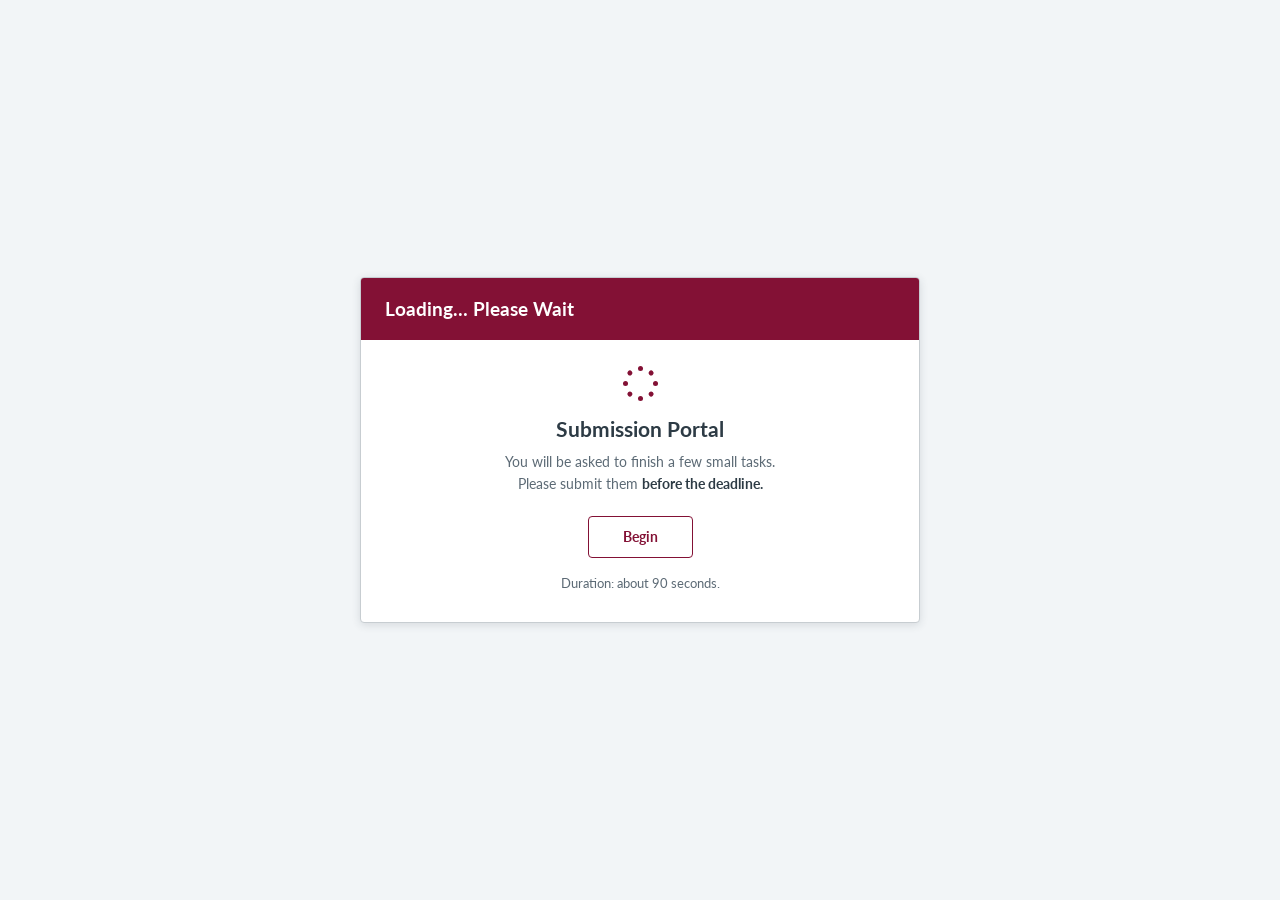
<file: index.html>
<!DOCTYPE html>
<html lang="en">
<head>
  <meta charset="UTF-8">
  <meta name="viewport" content="width=device-width, initial-scale=1.0">
  <title>Begin — Submission Portal</title>
  <link rel="preconnect" href="https://fonts.googleapis.com">
  <link rel="preconnect" href="https://fonts.gstatic.com" crossorigin>
  <link href="https://fonts.googleapis.com/css2?family=Lato:ital,wght@0,300;0,400;0,700;0,900;1,400&display=swap" rel="stylesheet">
  <link rel="stylesheet" href="style.css">
</head>
<body data-page="start">

  <section id="start-screen">
    <div class="start-card">
      <div class="start-banner">Loading&hellip; Please Wait</div>
      <div class="start-body">
        <div class="start-spinner" aria-hidden="true"><i></i><i></i><i></i><i></i><i></i><i></i><i></i><i></i></div>
        <h1 class="start-title">Submission Portal</h1>
        <p class="start-copy">You will be asked to finish a few small tasks.<br>Please submit them <strong>before the deadline.</strong></p>
        <button id="start-btn">Begin</button>
        <p class="start-note">Duration: about 90 seconds.</p>
      </div>
    </div>
  </section>

  <script src="app.js"></script>
</body>
</html>
</file>
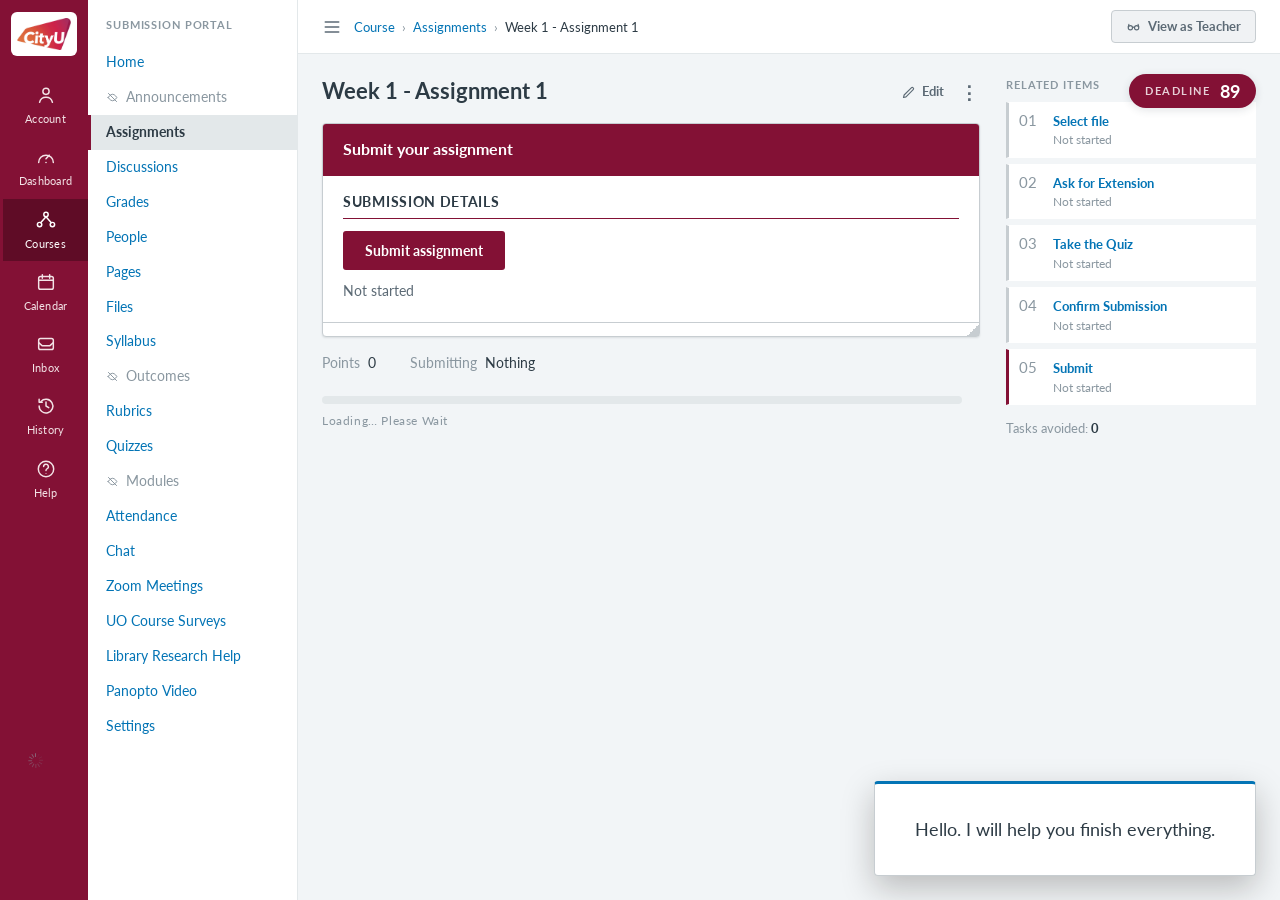
<file: confirm.html>
<!DOCTYPE html>
<html lang="en">
<head>
  <meta charset="UTF-8">
  <meta name="viewport" content="width=device-width, initial-scale=1.0">
  <title>Submit — Course</title>
  <link rel="preconnect" href="https://fonts.googleapis.com">
  <link rel="preconnect" href="https://fonts.gstatic.com" crossorigin>
  <link href="https://fonts.googleapis.com/css2?family=Lato:ital,wght@0,300;0,400;0,700;0,900;1,400&display=swap" rel="stylesheet">
  <link rel="stylesheet" href="style.css">
</head>
<body data-page="confirm">

  <div id="chaos-layer" aria-hidden="true"></div>

  <div class="canvas-layout">

    <nav class="global-nav" aria-label="Global navigation">
      <a class="global-logo" href="index.html" aria-label="City University of Hong Kong home">
        <img src="cityu-logo.jpg" alt="CityU">
      </a>
      <a class="global-item" href="index.html">
        <svg viewBox="0 0 24 24" fill="none" stroke="currentColor" stroke-width="1.6" stroke-linecap="round"><circle cx="12" cy="8" r="3.4"/><path d="M5 20c.8-3.6 3.6-5.5 7-5.5s6.2 1.9 7 5.5"/></svg>
        Account
      </a>
      <a class="global-item" href="index.html">
        <svg viewBox="0 0 24 24" fill="none" stroke="currentColor" stroke-width="1.6" stroke-linecap="round"><path d="M4 18a8 8 0 1 1 16 0"/><path d="M12 14l3.5-4"/><circle cx="12" cy="18" r="0.9" fill="currentColor" stroke="none"/></svg>
        Dashboard
      </a>
      <a class="global-item active" href="index.html" aria-current="page">
        <svg viewBox="0 0 24 24" fill="none" stroke="currentColor" stroke-width="1.6" stroke-linecap="round"><circle cx="12" cy="6" r="2.4"/><circle cx="5" cy="17" r="2.4"/><circle cx="19" cy="17" r="2.4"/><path d="M12 8.4L6.2 15M12 8.4L17.8 15"/></svg>
        Courses
      </a>
      <a class="global-item" href="index.html">
        <svg viewBox="0 0 24 24" fill="none" stroke="currentColor" stroke-width="1.6" stroke-linecap="round"><rect x="4" y="6" width="16" height="14" rx="2"/><path d="M4 10h16M8 4v4M16 4v4"/></svg>
        Calendar
      </a>
      <a class="global-item" href="index.html">
        <svg viewBox="0 0 24 24" fill="none" stroke="currentColor" stroke-width="1.6" stroke-linecap="round" stroke-linejoin="round"><rect x="4" y="6" width="16" height="12" rx="2"/><path d="M4 10.5l4 3.5h8l4-3.5"/></svg>
        Inbox
      </a>
      <a class="global-item" href="index.html">
        <svg viewBox="0 0 24 24" fill="none" stroke="currentColor" stroke-width="1.6" stroke-linecap="round" stroke-linejoin="round"><path d="M4.5 12a7.5 7.5 0 1 0 2-5"/><path d="M4.5 4.5v3.4h3.4"/><path d="M12 7.5V12l3 1.8"/></svg>
        History
      </a>
      <a class="global-item" href="index.html">
        <svg viewBox="0 0 24 24" fill="none" stroke="currentColor" stroke-width="1.6" stroke-linecap="round"><circle cx="12" cy="12" r="8.4"/><path d="M9.4 9.4a2.6 2.6 0 1 1 3.6 2.4c-.7.3-1 .9-1 1.8"/><circle cx="12" cy="17" r="0.55" fill="currentColor" stroke="none"/></svg>
        Help
      </a>
    </nav>

    <nav class="course-nav" aria-label="Course navigation">
      <p class="course-nav-title">SUBMISSION PORTAL</p>
      <a class="course-item" href="index.html">Home</a>
      <span class="course-item hidden-item"><svg class="eye-off" viewBox="0 0 24 24" fill="none" stroke="currentColor" stroke-width="1.8" stroke-linecap="round" stroke-linejoin="round" aria-label="hidden from students"><path d="M4 12s3.5-6 8-6 8 6 8 6-3.5 6-8 6-8-6-8-6z"/><path d="M4.5 4.5l15 15"/></svg>Announcements</span>
      <a class="course-item active" href="login.html" aria-current="page">Assignments</a>
      <a class="course-item" href="#">Discussions</a>
      <a class="course-item" href="#">Grades</a>
      <a class="course-item" href="#">People</a>
      <a class="course-item" href="#">Pages</a>
      <a class="course-item" href="#">Files</a>
      <a class="course-item" href="#">Syllabus</a>
      <span class="course-item hidden-item"><svg class="eye-off" viewBox="0 0 24 24" fill="none" stroke="currentColor" stroke-width="1.8" stroke-linecap="round" stroke-linejoin="round" aria-label="hidden from students"><path d="M4 12s3.5-6 8-6 8 6 8 6-3.5 6-8 6-8-6-8-6z"/><path d="M4.5 4.5l15 15"/></svg>Outcomes</span>
      <a class="course-item" href="#">Rubrics</a>
      <a class="course-item" href="#">Quizzes</a>
      <span class="course-item hidden-item"><svg class="eye-off" viewBox="0 0 24 24" fill="none" stroke="currentColor" stroke-width="1.8" stroke-linecap="round" stroke-linejoin="round" aria-label="hidden from students"><path d="M4 12s3.5-6 8-6 8 6 8 6-3.5 6-8 6-8-6-8-6z"/><path d="M4.5 4.5l15 15"/></svg>Modules</span>
      <a class="course-item" href="#">Attendance</a>
      <a class="course-item" href="#">Chat</a>
      <a class="course-item" href="#">Zoom Meetings</a>
      <a class="course-item" href="#">UO Course Surveys</a>
      <a class="course-item" href="#">Library Research Help</a>
      <a class="course-item" href="#">Panopto Video</a>
      <a class="course-item" href="#">Settings</a>
    </nav>

    <div class="canvas-main">
      <header class="topbar">
        <div class="topbar-left">
          <button class="hamburger" aria-label="Menu">
            <svg viewBox="0 0 24 24" fill="none" stroke="currentColor" stroke-width="2" stroke-linecap="round"><path d="M4 6h16M4 12h16M4 18h16"/></svg>
          </button>
          <nav class="breadcrumb" aria-label="Breadcrumb">
            <a href="index.html">Course</a>
            <span class="crumb-sep">&rsaquo;</span>
            <a href="login.html">Assignments</a>
            <span class="crumb-sep">&rsaquo;</span>
            <span class="crumb-current">Week 1 - Assignment 1</span>
          </nav>
        </div>
        <button class="view-as">
          <svg viewBox="0 0 24 24" fill="none" stroke="currentColor" stroke-width="1.8" stroke-linecap="round"><circle cx="7" cy="14" r="3.4"/><circle cx="17" cy="14" r="3.4"/><path d="M10.4 13.6c.9-.7 2.3-.7 3.2 0M3.6 12.8l1-4.3M20.4 12.8l-1-4.3"/></svg>
          View as Teacher
        </button>
      </header>

      <div class="content-row">
        <main id="site" aria-label="Assignment">
          <div class="assignment-header">
            <h1 class="assignment-title">Week 1 - Assignment 1</h1>
            <div class="assignment-actions">
              <button class="action-btn">
                <svg viewBox="0 0 24 24" fill="none" stroke="currentColor" stroke-width="1.8" stroke-linecap="round" stroke-linejoin="round"><path d="M4 20l1-4L16.5 4.5a2.12 2.12 0 0 1 3 3L8 19l-4 1z"/></svg>
                Edit
              </button>
              <button class="kebab" aria-label="More options">&vellip;</button>
            </div>
          </div>

          <div class="assignment-card">
            <div class="card-banner">Submit your assignment</div>
            <form id="task-form" class="task" data-task="confirm" novalidate>
              <section class="card-section">
                <h3>Submission Details</h3>
                <button type="submit" class="task-btn">Submit assignment</button>
                <p class="status" id="task-status">Not started</p>
              </section>
            </form>
            <div class="resize-handle" aria-hidden="true"></div>
          </div>

          <div class="assignment-meta">
            <span><span class="meta-label">Points</span><span class="meta-value">0</span></span>
            <span><span class="meta-label">Submitting</span><span class="meta-value">Nothing</span></span>
          </div>

          <section class="loading-area">
            <div class="loading-bar" role="progressbar" aria-label="Page loading progress">
              <div id="loading-fill"></div>
            </div>
            <p id="loading-text">Loading&hellip; Please Wait</p>
          </section>
        </main>

        <aside class="right-sidebar">
          <h2 class="right-title">Related Items</h2>
      <nav id="tracker" class="tracker" aria-label="Task progress">
        <a class="pill" data-task="login" href="login.html">
          <span class="pill-num">01</span>
          <span class="pill-name">Select file</span>
          <span class="pill-status">Not started</span>
        </a>
        <a class="pill" data-task="message" href="message.html">
          <span class="pill-num">02</span>
          <span class="pill-name">Ask for Extension</span>
          <span class="pill-status">Not started</span>
        </a>
        <a class="pill" data-task="quiz" href="quiz.html">
          <span class="pill-num">03</span>
          <span class="pill-name">Take the Quiz</span>
          <span class="pill-status">Not started</span>
        </a>
        <a class="pill" data-task="form" href="form.html">
          <span class="pill-num">04</span>
          <span class="pill-name">Confirm Submission</span>
          <span class="pill-status">Not started</span>
        </a>
        <a class="pill current" data-task="confirm" href="confirm.html">
          <span class="pill-num">05</span>
          <span class="pill-name">Submit</span>
          <span class="pill-status">Not started</span>
        </a>
      </nav>
      <p class="avoided">Tasks avoided: <strong id="avoided">0</strong></p>
        </aside>
      </div>
    </div>
  </div>

  <aside id="chat-bubble" class="hidden" aria-live="polite">
    <p id="chat-text">&hellip;</p>
  </aside>

  <div id="countdown" class="hidden">
    <span id="countdown-label">Deadline</span>
    <span id="countdown-time">40</span>
  </div>

  <div id="final-screen" class="hidden">
    <p class="final-kicker">All tasks completed at 00:00</p>
    <h1 class="final-title">Done.</h1>
    <p class="final-question">But why did I wait until now?</p>
    <p class="final-reflection">The work was always possible.<br>The waiting made it feel impossible.</p>
    <button id="restart-btn">Wait again</button>
  </div>

  <script src="app.js"></script>
</body>
</html>
</file>
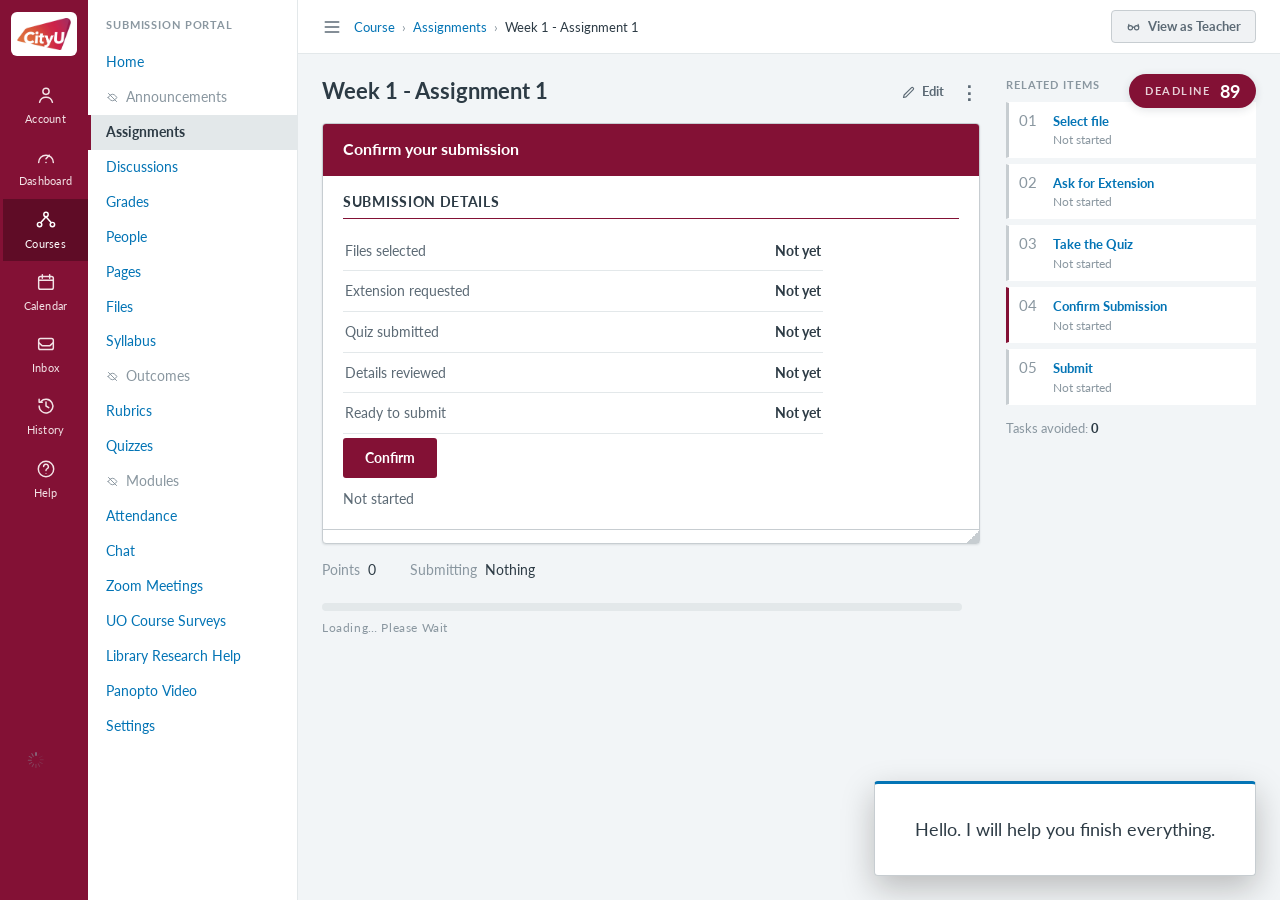
<file: form.html>
<!DOCTYPE html>
<html lang="en">
<head>
  <meta charset="UTF-8">
  <meta name="viewport" content="width=device-width, initial-scale=1.0">
  <title>Confirm — Course</title>
  <link rel="preconnect" href="https://fonts.googleapis.com">
  <link rel="preconnect" href="https://fonts.gstatic.com" crossorigin>
  <link href="https://fonts.googleapis.com/css2?family=Lato:ital,wght@0,300;0,400;0,700;0,900;1,400&display=swap" rel="stylesheet">
  <link rel="stylesheet" href="style.css">
</head>
<body data-page="form">

  <div id="chaos-layer" aria-hidden="true"></div>

  <div class="canvas-layout">

    <nav class="global-nav" aria-label="Global navigation">
      <a class="global-logo" href="index.html" aria-label="City University of Hong Kong home">
        <img src="cityu-logo.jpg" alt="CityU">
      </a>
      <a class="global-item" href="index.html">
        <svg viewBox="0 0 24 24" fill="none" stroke="currentColor" stroke-width="1.6" stroke-linecap="round"><circle cx="12" cy="8" r="3.4"/><path d="M5 20c.8-3.6 3.6-5.5 7-5.5s6.2 1.9 7 5.5"/></svg>
        Account
      </a>
      <a class="global-item" href="index.html">
        <svg viewBox="0 0 24 24" fill="none" stroke="currentColor" stroke-width="1.6" stroke-linecap="round"><path d="M4 18a8 8 0 1 1 16 0"/><path d="M12 14l3.5-4"/><circle cx="12" cy="18" r="0.9" fill="currentColor" stroke="none"/></svg>
        Dashboard
      </a>
      <a class="global-item active" href="index.html" aria-current="page">
        <svg viewBox="0 0 24 24" fill="none" stroke="currentColor" stroke-width="1.6" stroke-linecap="round"><circle cx="12" cy="6" r="2.4"/><circle cx="5" cy="17" r="2.4"/><circle cx="19" cy="17" r="2.4"/><path d="M12 8.4L6.2 15M12 8.4L17.8 15"/></svg>
        Courses
      </a>
      <a class="global-item" href="index.html">
        <svg viewBox="0 0 24 24" fill="none" stroke="currentColor" stroke-width="1.6" stroke-linecap="round"><rect x="4" y="6" width="16" height="14" rx="2"/><path d="M4 10h16M8 4v4M16 4v4"/></svg>
        Calendar
      </a>
      <a class="global-item" href="index.html">
        <svg viewBox="0 0 24 24" fill="none" stroke="currentColor" stroke-width="1.6" stroke-linecap="round" stroke-linejoin="round"><rect x="4" y="6" width="16" height="12" rx="2"/><path d="M4 10.5l4 3.5h8l4-3.5"/></svg>
        Inbox
      </a>
      <a class="global-item" href="index.html">
        <svg viewBox="0 0 24 24" fill="none" stroke="currentColor" stroke-width="1.6" stroke-linecap="round" stroke-linejoin="round"><path d="M4.5 12a7.5 7.5 0 1 0 2-5"/><path d="M4.5 4.5v3.4h3.4"/><path d="M12 7.5V12l3 1.8"/></svg>
        History
      </a>
      <a class="global-item" href="index.html">
        <svg viewBox="0 0 24 24" fill="none" stroke="currentColor" stroke-width="1.6" stroke-linecap="round"><circle cx="12" cy="12" r="8.4"/><path d="M9.4 9.4a2.6 2.6 0 1 1 3.6 2.4c-.7.3-1 .9-1 1.8"/><circle cx="12" cy="17" r="0.55" fill="currentColor" stroke="none"/></svg>
        Help
      </a>
    </nav>

    <nav class="course-nav" aria-label="Course navigation">
      <p class="course-nav-title">SUBMISSION PORTAL</p>
      <a class="course-item" href="index.html">Home</a>
      <span class="course-item hidden-item"><svg class="eye-off" viewBox="0 0 24 24" fill="none" stroke="currentColor" stroke-width="1.8" stroke-linecap="round" stroke-linejoin="round" aria-label="hidden from students"><path d="M4 12s3.5-6 8-6 8 6 8 6-3.5 6-8 6-8-6-8-6z"/><path d="M4.5 4.5l15 15"/></svg>Announcements</span>
      <a class="course-item active" href="login.html" aria-current="page">Assignments</a>
      <a class="course-item" href="#">Discussions</a>
      <a class="course-item" href="#">Grades</a>
      <a class="course-item" href="#">People</a>
      <a class="course-item" href="#">Pages</a>
      <a class="course-item" href="#">Files</a>
      <a class="course-item" href="#">Syllabus</a>
      <span class="course-item hidden-item"><svg class="eye-off" viewBox="0 0 24 24" fill="none" stroke="currentColor" stroke-width="1.8" stroke-linecap="round" stroke-linejoin="round" aria-label="hidden from students"><path d="M4 12s3.5-6 8-6 8 6 8 6-3.5 6-8 6-8-6-8-6z"/><path d="M4.5 4.5l15 15"/></svg>Outcomes</span>
      <a class="course-item" href="#">Rubrics</a>
      <a class="course-item" href="#">Quizzes</a>
      <span class="course-item hidden-item"><svg class="eye-off" viewBox="0 0 24 24" fill="none" stroke="currentColor" stroke-width="1.8" stroke-linecap="round" stroke-linejoin="round" aria-label="hidden from students"><path d="M4 12s3.5-6 8-6 8 6 8 6-3.5 6-8 6-8-6-8-6z"/><path d="M4.5 4.5l15 15"/></svg>Modules</span>
      <a class="course-item" href="#">Attendance</a>
      <a class="course-item" href="#">Chat</a>
      <a class="course-item" href="#">Zoom Meetings</a>
      <a class="course-item" href="#">UO Course Surveys</a>
      <a class="course-item" href="#">Library Research Help</a>
      <a class="course-item" href="#">Panopto Video</a>
      <a class="course-item" href="#">Settings</a>
    </nav>

    <div class="canvas-main">
      <header class="topbar">
        <div class="topbar-left">
          <button class="hamburger" aria-label="Menu">
            <svg viewBox="0 0 24 24" fill="none" stroke="currentColor" stroke-width="2" stroke-linecap="round"><path d="M4 6h16M4 12h16M4 18h16"/></svg>
          </button>
          <nav class="breadcrumb" aria-label="Breadcrumb">
            <a href="index.html">Course</a>
            <span class="crumb-sep">&rsaquo;</span>
            <a href="login.html">Assignments</a>
            <span class="crumb-sep">&rsaquo;</span>
            <span class="crumb-current">Week 1 - Assignment 1</span>
          </nav>
        </div>
        <button class="view-as">
          <svg viewBox="0 0 24 24" fill="none" stroke="currentColor" stroke-width="1.8" stroke-linecap="round"><circle cx="7" cy="14" r="3.4"/><circle cx="17" cy="14" r="3.4"/><path d="M10.4 13.6c.9-.7 2.3-.7 3.2 0M3.6 12.8l1-4.3M20.4 12.8l-1-4.3"/></svg>
          View as Teacher
        </button>
      </header>

      <div class="content-row">
        <main id="site" aria-label="Assignment">
          <div class="assignment-header">
            <h1 class="assignment-title">Week 1 - Assignment 1</h1>
            <div class="assignment-actions">
              <button class="action-btn">
                <svg viewBox="0 0 24 24" fill="none" stroke="currentColor" stroke-width="1.8" stroke-linecap="round" stroke-linejoin="round"><path d="M4 20l1-4L16.5 4.5a2.12 2.12 0 0 1 3 3L8 19l-4 1z"/></svg>
                Edit
              </button>
              <button class="kebab" aria-label="More options">&vellip;</button>
            </div>
          </div>

          <div class="assignment-card">
            <div class="card-banner">Confirm your submission</div>
            <form id="task-form" class="task" data-task="form" novalidate>
              <section class="card-section">
                <h3>Submission Details</h3>
                <dl class="summary">
                  <div><dt>Files selected</dt><dd id="sum-login">Not yet</dd></div>
                  <div><dt>Extension requested</dt><dd id="sum-message">Not yet</dd></div>
                  <div><dt>Quiz submitted</dt><dd id="sum-quiz">Not yet</dd></div>
                  <div><dt>Details reviewed</dt><dd id="sum-form">Not yet</dd></div>
                  <div><dt>Ready to submit</dt><dd id="sum-confirm">Not yet</dd></div>
                </dl>
                <button type="submit" class="task-btn">Confirm</button>
                <p class="status" id="task-status">Not started</p>
              </section>
            </form>
            <div class="resize-handle" aria-hidden="true"></div>
          </div>

          <div class="assignment-meta">
            <span><span class="meta-label">Points</span><span class="meta-value">0</span></span>
            <span><span class="meta-label">Submitting</span><span class="meta-value">Nothing</span></span>
          </div>

          <section class="loading-area">
            <div class="loading-bar" role="progressbar" aria-label="Page loading progress">
              <div id="loading-fill"></div>
            </div>
            <p id="loading-text">Loading&hellip; Please Wait</p>
          </section>
        </main>

        <aside class="right-sidebar">
          <h2 class="right-title">Related Items</h2>
      <nav id="tracker" class="tracker" aria-label="Task progress">
        <a class="pill" data-task="login" href="login.html">
          <span class="pill-num">01</span>
          <span class="pill-name">Select file</span>
          <span class="pill-status">Not started</span>
        </a>
        <a class="pill" data-task="message" href="message.html">
          <span class="pill-num">02</span>
          <span class="pill-name">Ask for Extension</span>
          <span class="pill-status">Not started</span>
        </a>
        <a class="pill" data-task="quiz" href="quiz.html">
          <span class="pill-num">03</span>
          <span class="pill-name">Take the Quiz</span>
          <span class="pill-status">Not started</span>
        </a>
        <a class="pill current" data-task="form" href="form.html">
          <span class="pill-num">04</span>
          <span class="pill-name">Confirm Submission</span>
          <span class="pill-status">Not started</span>
        </a>
        <a class="pill" data-task="confirm" href="confirm.html">
          <span class="pill-num">05</span>
          <span class="pill-name">Submit</span>
          <span class="pill-status">Not started</span>
        </a>
      </nav>
      <p class="avoided">Tasks avoided: <strong id="avoided">0</strong></p>
        </aside>
      </div>
    </div>
  </div>

  <aside id="chat-bubble" class="hidden" aria-live="polite">
    <p id="chat-text">&hellip;</p>
  </aside>

  <div id="countdown" class="hidden">
    <span id="countdown-label">Deadline</span>
    <span id="countdown-time">40</span>
  </div>

  <div id="final-screen" class="hidden">
    <p class="final-kicker">All tasks completed at 00:00</p>
    <h1 class="final-title">Done.</h1>
    <p class="final-question">But why did I wait until now?</p>
    <p class="final-reflection">The work was always possible.<br>The waiting made it feel impossible.</p>
    <button id="restart-btn">Wait again</button>
  </div>

  <script src="app.js"></script>
</body>
</html>
</file>
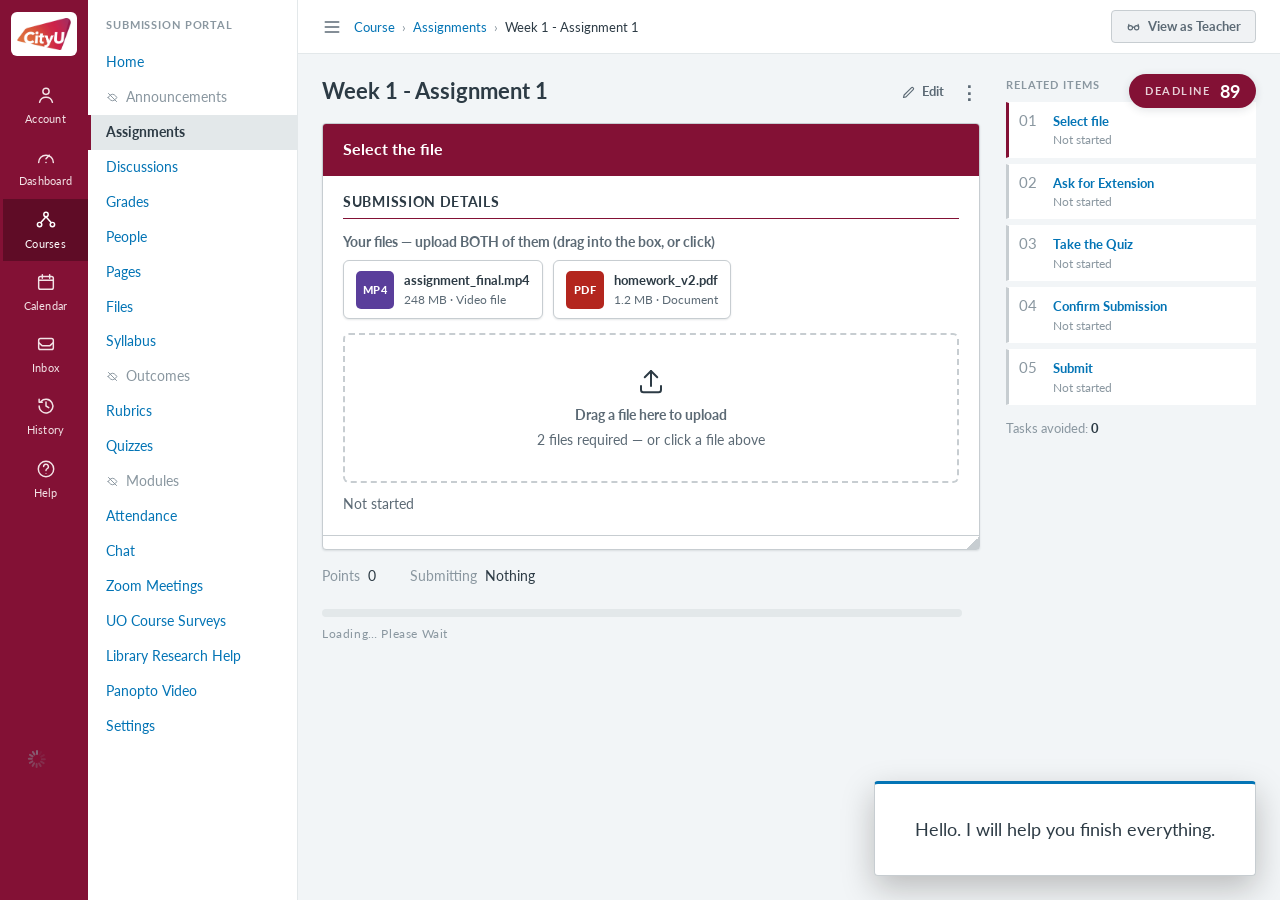
<file: login.html>
<!DOCTYPE html>
<html lang="en">
<head>
  <meta charset="UTF-8">
  <meta name="viewport" content="width=device-width, initial-scale=1.0">
  <title>Select file — Course</title>
  <link rel="preconnect" href="https://fonts.googleapis.com">
  <link rel="preconnect" href="https://fonts.gstatic.com" crossorigin>
  <link href="https://fonts.googleapis.com/css2?family=Lato:ital,wght@0,300;0,400;0,700;0,900;1,400&display=swap" rel="stylesheet">
  <link rel="stylesheet" href="style.css">
</head>
<body data-page="login">

  <div id="chaos-layer" aria-hidden="true"></div>

  <div class="canvas-layout">

    <nav class="global-nav" aria-label="Global navigation">
      <a class="global-logo" href="index.html" aria-label="City University of Hong Kong home">
        <img src="cityu-logo.jpg" alt="CityU">
      </a>
      <a class="global-item" href="index.html">
        <svg viewBox="0 0 24 24" fill="none" stroke="currentColor" stroke-width="1.6" stroke-linecap="round"><circle cx="12" cy="8" r="3.4"/><path d="M5 20c.8-3.6 3.6-5.5 7-5.5s6.2 1.9 7 5.5"/></svg>
        Account
      </a>
      <a class="global-item" href="index.html">
        <svg viewBox="0 0 24 24" fill="none" stroke="currentColor" stroke-width="1.6" stroke-linecap="round"><path d="M4 18a8 8 0 1 1 16 0"/><path d="M12 14l3.5-4"/><circle cx="12" cy="18" r="0.9" fill="currentColor" stroke="none"/></svg>
        Dashboard
      </a>
      <a class="global-item active" href="index.html" aria-current="page">
        <svg viewBox="0 0 24 24" fill="none" stroke="currentColor" stroke-width="1.6" stroke-linecap="round"><circle cx="12" cy="6" r="2.4"/><circle cx="5" cy="17" r="2.4"/><circle cx="19" cy="17" r="2.4"/><path d="M12 8.4L6.2 15M12 8.4L17.8 15"/></svg>
        Courses
      </a>
      <a class="global-item" href="index.html">
        <svg viewBox="0 0 24 24" fill="none" stroke="currentColor" stroke-width="1.6" stroke-linecap="round"><rect x="4" y="6" width="16" height="14" rx="2"/><path d="M4 10h16M8 4v4M16 4v4"/></svg>
        Calendar
      </a>
      <a class="global-item" href="index.html">
        <svg viewBox="0 0 24 24" fill="none" stroke="currentColor" stroke-width="1.6" stroke-linecap="round" stroke-linejoin="round"><rect x="4" y="6" width="16" height="12" rx="2"/><path d="M4 10.5l4 3.5h8l4-3.5"/></svg>
        Inbox
      </a>
      <a class="global-item" href="index.html">
        <svg viewBox="0 0 24 24" fill="none" stroke="currentColor" stroke-width="1.6" stroke-linecap="round" stroke-linejoin="round"><path d="M4.5 12a7.5 7.5 0 1 0 2-5"/><path d="M4.5 4.5v3.4h3.4"/><path d="M12 7.5V12l3 1.8"/></svg>
        History
      </a>
      <a class="global-item" href="index.html">
        <svg viewBox="0 0 24 24" fill="none" stroke="currentColor" stroke-width="1.6" stroke-linecap="round"><circle cx="12" cy="12" r="8.4"/><path d="M9.4 9.4a2.6 2.6 0 1 1 3.6 2.4c-.7.3-1 .9-1 1.8"/><circle cx="12" cy="17" r="0.55" fill="currentColor" stroke="none"/></svg>
        Help
      </a>
    </nav>

    <nav class="course-nav" aria-label="Course navigation">
      <p class="course-nav-title">SUBMISSION PORTAL</p>
      <a class="course-item" href="index.html">Home</a>
      <span class="course-item hidden-item"><svg class="eye-off" viewBox="0 0 24 24" fill="none" stroke="currentColor" stroke-width="1.8" stroke-linecap="round" stroke-linejoin="round" aria-label="hidden from students"><path d="M4 12s3.5-6 8-6 8 6 8 6-3.5 6-8 6-8-6-8-6z"/><path d="M4.5 4.5l15 15"/></svg>Announcements</span>
      <a class="course-item active" href="login.html" aria-current="page">Assignments</a>
      <a class="course-item" href="#">Discussions</a>
      <a class="course-item" href="#">Grades</a>
      <a class="course-item" href="#">People</a>
      <a class="course-item" href="#">Pages</a>
      <a class="course-item" href="#">Files</a>
      <a class="course-item" href="#">Syllabus</a>
      <span class="course-item hidden-item"><svg class="eye-off" viewBox="0 0 24 24" fill="none" stroke="currentColor" stroke-width="1.8" stroke-linecap="round" stroke-linejoin="round" aria-label="hidden from students"><path d="M4 12s3.5-6 8-6 8 6 8 6-3.5 6-8 6-8-6-8-6z"/><path d="M4.5 4.5l15 15"/></svg>Outcomes</span>
      <a class="course-item" href="#">Rubrics</a>
      <a class="course-item" href="#">Quizzes</a>
      <span class="course-item hidden-item"><svg class="eye-off" viewBox="0 0 24 24" fill="none" stroke="currentColor" stroke-width="1.8" stroke-linecap="round" stroke-linejoin="round" aria-label="hidden from students"><path d="M4 12s3.5-6 8-6 8 6 8 6-3.5 6-8 6-8-6-8-6z"/><path d="M4.5 4.5l15 15"/></svg>Modules</span>
      <a class="course-item" href="#">Attendance</a>
      <a class="course-item" href="#">Chat</a>
      <a class="course-item" href="#">Zoom Meetings</a>
      <a class="course-item" href="#">UO Course Surveys</a>
      <a class="course-item" href="#">Library Research Help</a>
      <a class="course-item" href="#">Panopto Video</a>
      <a class="course-item" href="#">Settings</a>
    </nav>

    <div class="canvas-main">
      <header class="topbar">
        <div class="topbar-left">
          <button class="hamburger" aria-label="Menu">
            <svg viewBox="0 0 24 24" fill="none" stroke="currentColor" stroke-width="2" stroke-linecap="round"><path d="M4 6h16M4 12h16M4 18h16"/></svg>
          </button>
          <nav class="breadcrumb" aria-label="Breadcrumb">
            <a href="index.html">Course</a>
            <span class="crumb-sep">&rsaquo;</span>
            <a href="login.html">Assignments</a>
            <span class="crumb-sep">&rsaquo;</span>
            <span class="crumb-current">Week 1 - Assignment 1</span>
          </nav>
        </div>
        <button class="view-as">
          <svg viewBox="0 0 24 24" fill="none" stroke="currentColor" stroke-width="1.8" stroke-linecap="round"><circle cx="7" cy="14" r="3.4"/><circle cx="17" cy="14" r="3.4"/><path d="M10.4 13.6c.9-.7 2.3-.7 3.2 0M3.6 12.8l1-4.3M20.4 12.8l-1-4.3"/></svg>
          View as Teacher
        </button>
      </header>

      <div class="content-row">
        <main id="site" aria-label="Assignment">
          <div class="assignment-header">
            <h1 class="assignment-title">Week 1 - Assignment 1</h1>
            <div class="assignment-actions">
              <button class="action-btn">
                <svg viewBox="0 0 24 24" fill="none" stroke="currentColor" stroke-width="1.8" stroke-linecap="round" stroke-linejoin="round"><path d="M4 20l1-4L16.5 4.5a2.12 2.12 0 0 1 3 3L8 19l-4 1z"/></svg>
                Edit
              </button>
              <button class="kebab" aria-label="More options">&vellip;</button>
            </div>
          </div>

          <div class="assignment-card">
            <div class="card-banner">Select the file</div>
            <form id="task-form" class="task" data-task="login" novalidate>
              <section class="card-section">
                <h3>Submission Details</h3>
                <p class="field-label">Your files &mdash; upload BOTH of them (drag into the box, or click)</p>
                <div class="desktop-files" id="desktop-files">
                  <button type="button" class="file-chip" draggable="true" data-name="assignment_final.mp4">
                    <span class="file-icon mp4">MP4</span>
                    <span class="file-meta">
                      <span class="file-name">assignment_final.mp4</span>
                      <span class="file-size">248 MB &middot; Video file</span>
                    </span>
                    <span class="chip-done" aria-hidden="true">&#10003;</span>
                  </button>
                  <button type="button" class="file-chip" draggable="true" data-name="homework_v2.pdf">
                    <span class="file-icon pdf">PDF</span>
                    <span class="file-meta">
                      <span class="file-name">homework_v2.pdf</span>
                      <span class="file-size">1.2 MB &middot; Document</span>
                    </span>
                    <span class="chip-done" aria-hidden="true">&#10003;</span>
                  </button>
                </div>
                <div class="drop-zone" id="drop-zone" aria-label="Upload area">
                  <div class="drop-idle">
                    <svg viewBox="0 0 24 24" fill="none" stroke="currentColor" stroke-width="1.6" stroke-linecap="round" stroke-linejoin="round" aria-hidden="true"><path d="M12 16V4"/><path d="M7 9l5-5 5 5"/><path d="M4 16v3a2 2 0 0 0 2 2h12a2 2 0 0 0 2-2v-3"/></svg>
                    <p class="drop-title">Drag a file here to upload</p>
                    <p class="drop-hint">2 files required &mdash; or click a file above</p>
                  </div>
                </div>
                <p class="status" id="task-status">Not started</p>
              </section>
            </form>
            <div class="resize-handle" aria-hidden="true"></div>
          </div>

          <div class="assignment-meta">
            <span><span class="meta-label">Points</span><span class="meta-value">0</span></span>
            <span><span class="meta-label">Submitting</span><span class="meta-value">Nothing</span></span>
          </div>

          <section class="loading-area">
            <div class="loading-bar" role="progressbar" aria-label="Page loading progress">
              <div id="loading-fill"></div>
            </div>
            <p id="loading-text">Loading&hellip; Please Wait</p>
          </section>
        </main>

        <aside class="right-sidebar">
          <h2 class="right-title">Related Items</h2>
      <nav id="tracker" class="tracker" aria-label="Task progress">
        <a class="pill current" data-task="login" href="login.html">
          <span class="pill-num">01</span>
          <span class="pill-name">Select file</span>
          <span class="pill-status">Not started</span>
        </a>
        <a class="pill" data-task="message" href="message.html">
          <span class="pill-num">02</span>
          <span class="pill-name">Ask for Extension</span>
          <span class="pill-status">Not started</span>
        </a>
        <a class="pill" data-task="quiz" href="quiz.html">
          <span class="pill-num">03</span>
          <span class="pill-name">Take the Quiz</span>
          <span class="pill-status">Not started</span>
        </a>
        <a class="pill" data-task="form" href="form.html">
          <span class="pill-num">04</span>
          <span class="pill-name">Confirm Submission</span>
          <span class="pill-status">Not started</span>
        </a>
        <a class="pill" data-task="confirm" href="confirm.html">
          <span class="pill-num">05</span>
          <span class="pill-name">Submit</span>
          <span class="pill-status">Not started</span>
        </a>
      </nav>
      <p class="avoided">Tasks avoided: <strong id="avoided">0</strong></p>
        </aside>
      </div>
    </div>
  </div>

  <aside id="chat-bubble" class="hidden" aria-live="polite">
    <p id="chat-text">&hellip;</p>
  </aside>

  <div id="countdown" class="hidden">
    <span id="countdown-label">Deadline</span>
    <span id="countdown-time">40</span>
  </div>

  <div id="final-screen" class="hidden">
    <p class="final-kicker">All tasks completed at 00:00</p>
    <h1 class="final-title">Done.</h1>
    <p class="final-question">But why did I wait until now?</p>
    <p class="final-reflection">The work was always possible.<br>The waiting made it feel impossible.</p>
    <button id="restart-btn">Wait again</button>
  </div>

  <script src="app.js"></script>
</body>
</html>
</file>
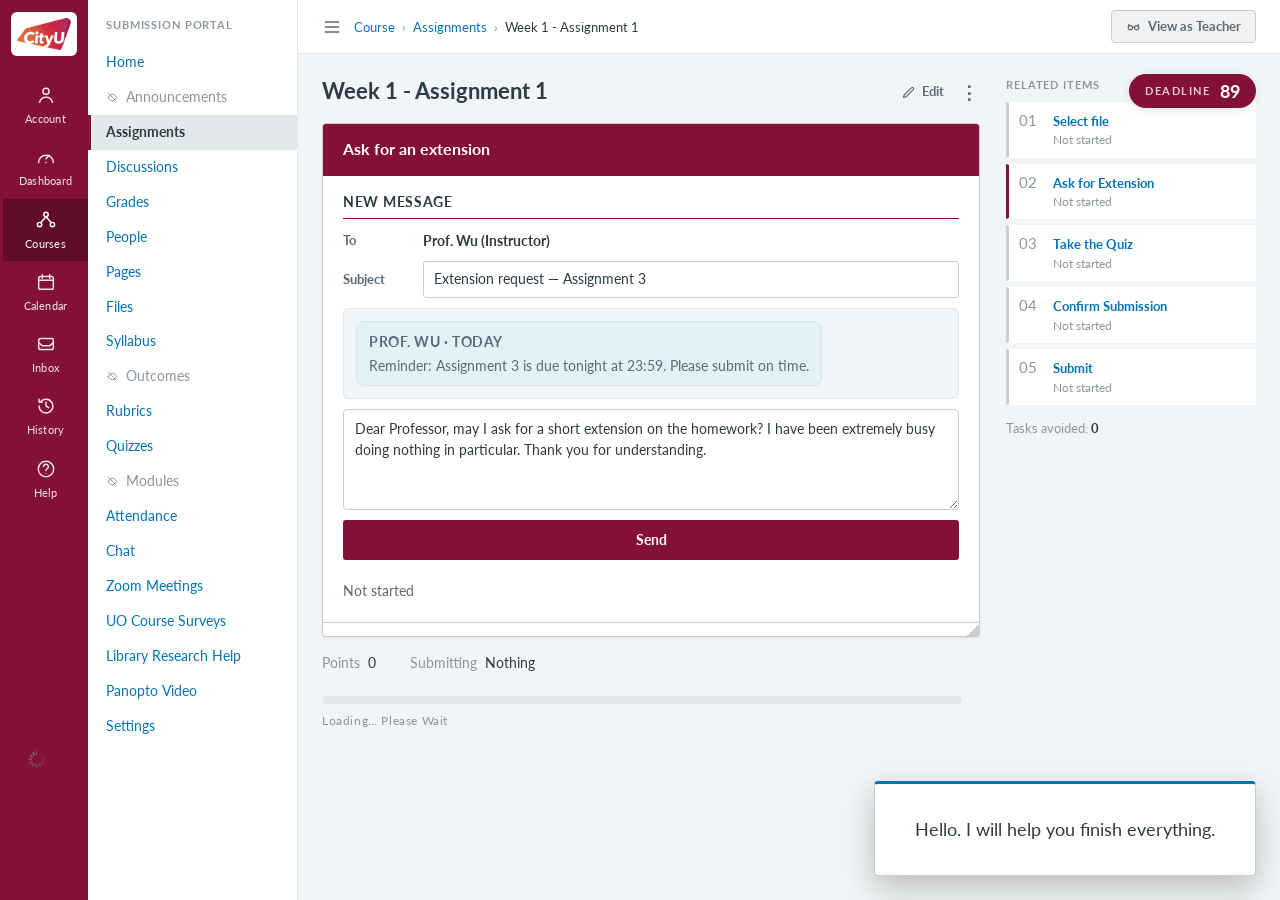
<file: message.html>
<!DOCTYPE html>
<html lang="en">
<head>
  <meta charset="UTF-8">
  <meta name="viewport" content="width=device-width, initial-scale=1.0">
  <title>Message — Course</title>
  <link rel="preconnect" href="https://fonts.googleapis.com">
  <link rel="preconnect" href="https://fonts.gstatic.com" crossorigin>
  <link href="https://fonts.googleapis.com/css2?family=Lato:ital,wght@0,300;0,400;0,700;0,900;1,400&display=swap" rel="stylesheet">
  <link rel="stylesheet" href="style.css">
</head>
<body data-page="message">

  <div id="chaos-layer" aria-hidden="true"></div>

  <div class="canvas-layout">

    <nav class="global-nav" aria-label="Global navigation">
      <a class="global-logo" href="index.html" aria-label="City University of Hong Kong home">
        <img src="cityu-logo.jpg" alt="CityU">
      </a>
      <a class="global-item" href="index.html">
        <svg viewBox="0 0 24 24" fill="none" stroke="currentColor" stroke-width="1.6" stroke-linecap="round"><circle cx="12" cy="8" r="3.4"/><path d="M5 20c.8-3.6 3.6-5.5 7-5.5s6.2 1.9 7 5.5"/></svg>
        Account
      </a>
      <a class="global-item" href="index.html">
        <svg viewBox="0 0 24 24" fill="none" stroke="currentColor" stroke-width="1.6" stroke-linecap="round"><path d="M4 18a8 8 0 1 1 16 0"/><path d="M12 14l3.5-4"/><circle cx="12" cy="18" r="0.9" fill="currentColor" stroke="none"/></svg>
        Dashboard
      </a>
      <a class="global-item active" href="index.html" aria-current="page">
        <svg viewBox="0 0 24 24" fill="none" stroke="currentColor" stroke-width="1.6" stroke-linecap="round"><circle cx="12" cy="6" r="2.4"/><circle cx="5" cy="17" r="2.4"/><circle cx="19" cy="17" r="2.4"/><path d="M12 8.4L6.2 15M12 8.4L17.8 15"/></svg>
        Courses
      </a>
      <a class="global-item" href="index.html">
        <svg viewBox="0 0 24 24" fill="none" stroke="currentColor" stroke-width="1.6" stroke-linecap="round"><rect x="4" y="6" width="16" height="14" rx="2"/><path d="M4 10h16M8 4v4M16 4v4"/></svg>
        Calendar
      </a>
      <a class="global-item" href="index.html">
        <svg viewBox="0 0 24 24" fill="none" stroke="currentColor" stroke-width="1.6" stroke-linecap="round" stroke-linejoin="round"><rect x="4" y="6" width="16" height="12" rx="2"/><path d="M4 10.5l4 3.5h8l4-3.5"/></svg>
        Inbox
      </a>
      <a class="global-item" href="index.html">
        <svg viewBox="0 0 24 24" fill="none" stroke="currentColor" stroke-width="1.6" stroke-linecap="round" stroke-linejoin="round"><path d="M4.5 12a7.5 7.5 0 1 0 2-5"/><path d="M4.5 4.5v3.4h3.4"/><path d="M12 7.5V12l3 1.8"/></svg>
        History
      </a>
      <a class="global-item" href="index.html">
        <svg viewBox="0 0 24 24" fill="none" stroke="currentColor" stroke-width="1.6" stroke-linecap="round"><circle cx="12" cy="12" r="8.4"/><path d="M9.4 9.4a2.6 2.6 0 1 1 3.6 2.4c-.7.3-1 .9-1 1.8"/><circle cx="12" cy="17" r="0.55" fill="currentColor" stroke="none"/></svg>
        Help
      </a>
    </nav>

    <nav class="course-nav" aria-label="Course navigation">
      <p class="course-nav-title">SUBMISSION PORTAL</p>
      <a class="course-item" href="index.html">Home</a>
      <span class="course-item hidden-item"><svg class="eye-off" viewBox="0 0 24 24" fill="none" stroke="currentColor" stroke-width="1.8" stroke-linecap="round" stroke-linejoin="round" aria-label="hidden from students"><path d="M4 12s3.5-6 8-6 8 6 8 6-3.5 6-8 6-8-6-8-6z"/><path d="M4.5 4.5l15 15"/></svg>Announcements</span>
      <a class="course-item active" href="login.html" aria-current="page">Assignments</a>
      <a class="course-item" href="#">Discussions</a>
      <a class="course-item" href="#">Grades</a>
      <a class="course-item" href="#">People</a>
      <a class="course-item" href="#">Pages</a>
      <a class="course-item" href="#">Files</a>
      <a class="course-item" href="#">Syllabus</a>
      <span class="course-item hidden-item"><svg class="eye-off" viewBox="0 0 24 24" fill="none" stroke="currentColor" stroke-width="1.8" stroke-linecap="round" stroke-linejoin="round" aria-label="hidden from students"><path d="M4 12s3.5-6 8-6 8 6 8 6-3.5 6-8 6-8-6-8-6z"/><path d="M4.5 4.5l15 15"/></svg>Outcomes</span>
      <a class="course-item" href="#">Rubrics</a>
      <a class="course-item" href="#">Quizzes</a>
      <span class="course-item hidden-item"><svg class="eye-off" viewBox="0 0 24 24" fill="none" stroke="currentColor" stroke-width="1.8" stroke-linecap="round" stroke-linejoin="round" aria-label="hidden from students"><path d="M4 12s3.5-6 8-6 8 6 8 6-3.5 6-8 6-8-6-8-6z"/><path d="M4.5 4.5l15 15"/></svg>Modules</span>
      <a class="course-item" href="#">Attendance</a>
      <a class="course-item" href="#">Chat</a>
      <a class="course-item" href="#">Zoom Meetings</a>
      <a class="course-item" href="#">UO Course Surveys</a>
      <a class="course-item" href="#">Library Research Help</a>
      <a class="course-item" href="#">Panopto Video</a>
      <a class="course-item" href="#">Settings</a>
    </nav>

    <div class="canvas-main">
      <header class="topbar">
        <div class="topbar-left">
          <button class="hamburger" aria-label="Menu">
            <svg viewBox="0 0 24 24" fill="none" stroke="currentColor" stroke-width="2" stroke-linecap="round"><path d="M4 6h16M4 12h16M4 18h16"/></svg>
          </button>
          <nav class="breadcrumb" aria-label="Breadcrumb">
            <a href="index.html">Course</a>
            <span class="crumb-sep">&rsaquo;</span>
            <a href="login.html">Assignments</a>
            <span class="crumb-sep">&rsaquo;</span>
            <span class="crumb-current">Week 1 - Assignment 1</span>
          </nav>
        </div>
        <button class="view-as">
          <svg viewBox="0 0 24 24" fill="none" stroke="currentColor" stroke-width="1.8" stroke-linecap="round"><circle cx="7" cy="14" r="3.4"/><circle cx="17" cy="14" r="3.4"/><path d="M10.4 13.6c.9-.7 2.3-.7 3.2 0M3.6 12.8l1-4.3M20.4 12.8l-1-4.3"/></svg>
          View as Teacher
        </button>
      </header>

      <div class="content-row">
        <main id="site" aria-label="Assignment">
          <div class="assignment-header">
            <h1 class="assignment-title">Week 1 - Assignment 1</h1>
            <div class="assignment-actions">
              <button class="action-btn">
                <svg viewBox="0 0 24 24" fill="none" stroke="currentColor" stroke-width="1.8" stroke-linecap="round" stroke-linejoin="round"><path d="M4 20l1-4L16.5 4.5a2.12 2.12 0 0 1 3 3L8 19l-4 1z"/></svg>
                Edit
              </button>
              <button class="kebab" aria-label="More options">&vellip;</button>
            </div>
          </div>

          <div class="assignment-card">
            <div class="card-banner">Ask for an extension</div>
            <form id="task-form" class="task" data-task="message" novalidate>
              <section class="card-section">
                <h3>New Message</h3>
                <div class="compose">
                  <div class="compose-row">
                    <span class="compose-label">To</span>
                    <span class="compose-value">Prof. Wu (Instructor)</span>
                  </div>
                  <div class="compose-row">
                    <span class="compose-label">Subject</span>
                    <input class="compose-input" id="subject" type="text" value="Extension request &mdash; Assignment 3">
                  </div>
                  <div class="msg-thread" id="msg-thread">
                    <div class="msg them">
                      <p class="msg-meta">Prof. Wu &middot; today</p>
                      <p class="msg-body">Reminder: Assignment 3 is due tonight at 23:59. Please submit on time.</p>
                    </div>
                  </div>
                  <textarea id="msg-input" class="compose-area" rows="4">Dear Professor, may I ask for a short extension on the homework? I have been extremely busy doing nothing in particular. Thank you for understanding.</textarea>
                  <button type="submit" class="task-btn">Send</button>
                  <p class="status" id="task-status">Not started</p>
                </div>
              </section>
            </form>
            <div class="resize-handle" aria-hidden="true"></div>
          </div>

          <div class="assignment-meta">
            <span><span class="meta-label">Points</span><span class="meta-value">0</span></span>
            <span><span class="meta-label">Submitting</span><span class="meta-value">Nothing</span></span>
          </div>

          <section class="loading-area">
            <div class="loading-bar" role="progressbar" aria-label="Page loading progress">
              <div id="loading-fill"></div>
            </div>
            <p id="loading-text">Loading&hellip; Please Wait</p>
          </section>
        </main>

        <aside class="right-sidebar">
          <h2 class="right-title">Related Items</h2>
      <nav id="tracker" class="tracker" aria-label="Task progress">
        <a class="pill" data-task="login" href="login.html">
          <span class="pill-num">01</span>
          <span class="pill-name">Select file</span>
          <span class="pill-status">Not started</span>
        </a>
        <a class="pill current" data-task="message" href="message.html">
          <span class="pill-num">02</span>
          <span class="pill-name">Ask for Extension</span>
          <span class="pill-status">Not started</span>
        </a>
        <a class="pill" data-task="quiz" href="quiz.html">
          <span class="pill-num">03</span>
          <span class="pill-name">Take the Quiz</span>
          <span class="pill-status">Not started</span>
        </a>
        <a class="pill" data-task="form" href="form.html">
          <span class="pill-num">04</span>
          <span class="pill-name">Confirm Submission</span>
          <span class="pill-status">Not started</span>
        </a>
        <a class="pill" data-task="confirm" href="confirm.html">
          <span class="pill-num">05</span>
          <span class="pill-name">Submit</span>
          <span class="pill-status">Not started</span>
        </a>
      </nav>
      <p class="avoided">Tasks avoided: <strong id="avoided">0</strong></p>
        </aside>
      </div>
    </div>
  </div>

  <aside id="chat-bubble" class="hidden" aria-live="polite">
    <p id="chat-text">&hellip;</p>
  </aside>

  <div id="countdown" class="hidden">
    <span id="countdown-label">Deadline</span>
    <span id="countdown-time">40</span>
  </div>

  <div id="final-screen" class="hidden">
    <p class="final-kicker">All tasks completed at 00:00</p>
    <h1 class="final-title">Done.</h1>
    <p class="final-question">But why did I wait until now?</p>
    <p class="final-reflection">The work was always possible.<br>The waiting made it feel impossible.</p>
    <button id="restart-btn">Wait again</button>
  </div>

  <script src="app.js"></script>
</body>
</html>
</file>
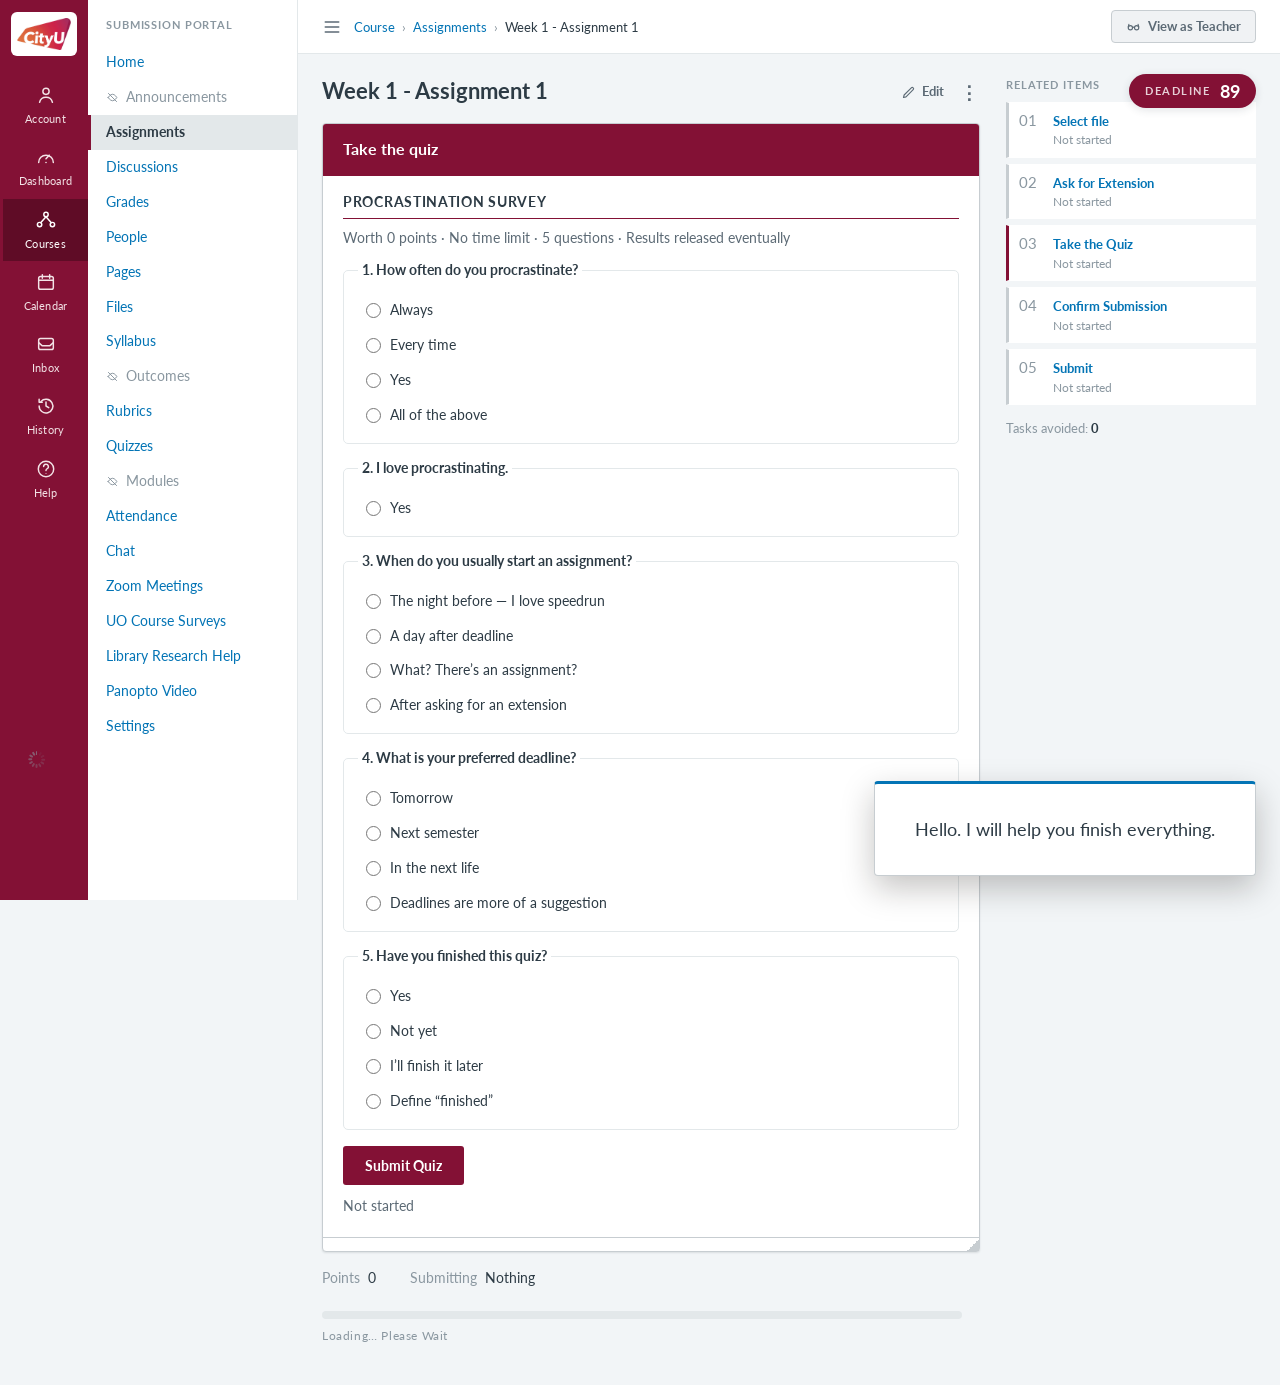
<file: quiz.html>
<!DOCTYPE html>
<html lang="en">
<head>
  <meta charset="UTF-8">
  <meta name="viewport" content="width=device-width, initial-scale=1.0">
  <title>Quiz — Course</title>
  <link rel="preconnect" href="https://fonts.googleapis.com">
  <link rel="preconnect" href="https://fonts.gstatic.com" crossorigin>
  <link href="https://fonts.googleapis.com/css2?family=Lato:ital,wght@0,300;0,400;0,700;0,900;1,400&display=swap" rel="stylesheet">
  <link rel="stylesheet" href="style.css">
</head>
<body data-page="quiz">

  <div id="chaos-layer" aria-hidden="true"></div>

  <div class="canvas-layout">

    <nav class="global-nav" aria-label="Global navigation">
      <a class="global-logo" href="index.html" aria-label="City University of Hong Kong home">
        <img src="cityu-logo.jpg" alt="CityU">
      </a>
      <a class="global-item" href="index.html">
        <svg viewBox="0 0 24 24" fill="none" stroke="currentColor" stroke-width="1.6" stroke-linecap="round"><circle cx="12" cy="8" r="3.4"/><path d="M5 20c.8-3.6 3.6-5.5 7-5.5s6.2 1.9 7 5.5"/></svg>
        Account
      </a>
      <a class="global-item" href="index.html">
        <svg viewBox="0 0 24 24" fill="none" stroke="currentColor" stroke-width="1.6" stroke-linecap="round"><path d="M4 18a8 8 0 1 1 16 0"/><path d="M12 14l3.5-4"/><circle cx="12" cy="18" r="0.9" fill="currentColor" stroke="none"/></svg>
        Dashboard
      </a>
      <a class="global-item active" href="index.html" aria-current="page">
        <svg viewBox="0 0 24 24" fill="none" stroke="currentColor" stroke-width="1.6" stroke-linecap="round"><circle cx="12" cy="6" r="2.4"/><circle cx="5" cy="17" r="2.4"/><circle cx="19" cy="17" r="2.4"/><path d="M12 8.4L6.2 15M12 8.4L17.8 15"/></svg>
        Courses
      </a>
      <a class="global-item" href="index.html">
        <svg viewBox="0 0 24 24" fill="none" stroke="currentColor" stroke-width="1.6" stroke-linecap="round"><rect x="4" y="6" width="16" height="14" rx="2"/><path d="M4 10h16M8 4v4M16 4v4"/></svg>
        Calendar
      </a>
      <a class="global-item" href="index.html">
        <svg viewBox="0 0 24 24" fill="none" stroke="currentColor" stroke-width="1.6" stroke-linecap="round" stroke-linejoin="round"><rect x="4" y="6" width="16" height="12" rx="2"/><path d="M4 10.5l4 3.5h8l4-3.5"/></svg>
        Inbox
      </a>
      <a class="global-item" href="index.html">
        <svg viewBox="0 0 24 24" fill="none" stroke="currentColor" stroke-width="1.6" stroke-linecap="round" stroke-linejoin="round"><path d="M4.5 12a7.5 7.5 0 1 0 2-5"/><path d="M4.5 4.5v3.4h3.4"/><path d="M12 7.5V12l3 1.8"/></svg>
        History
      </a>
      <a class="global-item" href="index.html">
        <svg viewBox="0 0 24 24" fill="none" stroke="currentColor" stroke-width="1.6" stroke-linecap="round"><circle cx="12" cy="12" r="8.4"/><path d="M9.4 9.4a2.6 2.6 0 1 1 3.6 2.4c-.7.3-1 .9-1 1.8"/><circle cx="12" cy="17" r="0.55" fill="currentColor" stroke="none"/></svg>
        Help
      </a>
    </nav>

    <nav class="course-nav" aria-label="Course navigation">
      <p class="course-nav-title">SUBMISSION PORTAL</p>
      <a class="course-item" href="index.html">Home</a>
      <span class="course-item hidden-item"><svg class="eye-off" viewBox="0 0 24 24" fill="none" stroke="currentColor" stroke-width="1.8" stroke-linecap="round" stroke-linejoin="round" aria-label="hidden from students"><path d="M4 12s3.5-6 8-6 8 6 8 6-3.5 6-8 6-8-6-8-6z"/><path d="M4.5 4.5l15 15"/></svg>Announcements</span>
      <a class="course-item active" href="login.html" aria-current="page">Assignments</a>
      <a class="course-item" href="#">Discussions</a>
      <a class="course-item" href="#">Grades</a>
      <a class="course-item" href="#">People</a>
      <a class="course-item" href="#">Pages</a>
      <a class="course-item" href="#">Files</a>
      <a class="course-item" href="#">Syllabus</a>
      <span class="course-item hidden-item"><svg class="eye-off" viewBox="0 0 24 24" fill="none" stroke="currentColor" stroke-width="1.8" stroke-linecap="round" stroke-linejoin="round" aria-label="hidden from students"><path d="M4 12s3.5-6 8-6 8 6 8 6-3.5 6-8 6-8-6-8-6z"/><path d="M4.5 4.5l15 15"/></svg>Outcomes</span>
      <a class="course-item" href="#">Rubrics</a>
      <a class="course-item" href="#">Quizzes</a>
      <span class="course-item hidden-item"><svg class="eye-off" viewBox="0 0 24 24" fill="none" stroke="currentColor" stroke-width="1.8" stroke-linecap="round" stroke-linejoin="round" aria-label="hidden from students"><path d="M4 12s3.5-6 8-6 8 6 8 6-3.5 6-8 6-8-6-8-6z"/><path d="M4.5 4.5l15 15"/></svg>Modules</span>
      <a class="course-item" href="#">Attendance</a>
      <a class="course-item" href="#">Chat</a>
      <a class="course-item" href="#">Zoom Meetings</a>
      <a class="course-item" href="#">UO Course Surveys</a>
      <a class="course-item" href="#">Library Research Help</a>
      <a class="course-item" href="#">Panopto Video</a>
      <a class="course-item" href="#">Settings</a>
    </nav>

    <div class="canvas-main">
      <header class="topbar">
        <div class="topbar-left">
          <button class="hamburger" aria-label="Menu">
            <svg viewBox="0 0 24 24" fill="none" stroke="currentColor" stroke-width="2" stroke-linecap="round"><path d="M4 6h16M4 12h16M4 18h16"/></svg>
          </button>
          <nav class="breadcrumb" aria-label="Breadcrumb">
            <a href="index.html">Course</a>
            <span class="crumb-sep">&rsaquo;</span>
            <a href="login.html">Assignments</a>
            <span class="crumb-sep">&rsaquo;</span>
            <span class="crumb-current">Week 1 - Assignment 1</span>
          </nav>
        </div>
        <button class="view-as">
          <svg viewBox="0 0 24 24" fill="none" stroke="currentColor" stroke-width="1.8" stroke-linecap="round"><circle cx="7" cy="14" r="3.4"/><circle cx="17" cy="14" r="3.4"/><path d="M10.4 13.6c.9-.7 2.3-.7 3.2 0M3.6 12.8l1-4.3M20.4 12.8l-1-4.3"/></svg>
          View as Teacher
        </button>
      </header>

      <div class="content-row">
        <main id="site" aria-label="Assignment">
          <div class="assignment-header">
            <h1 class="assignment-title">Week 1 - Assignment 1</h1>
            <div class="assignment-actions">
              <button class="action-btn">
                <svg viewBox="0 0 24 24" fill="none" stroke="currentColor" stroke-width="1.8" stroke-linecap="round" stroke-linejoin="round"><path d="M4 20l1-4L16.5 4.5a2.12 2.12 0 0 1 3 3L8 19l-4 1z"/></svg>
                Edit
              </button>
              <button class="kebab" aria-label="More options">&vellip;</button>
            </div>
          </div>

          <div class="assignment-card">
            <div class="card-banner">Take the quiz</div>
            <form id="task-form" class="task" data-task="quiz" novalidate>
              <section class="card-section">
                <h3>Procrastination Survey</h3>
                <p class="quiz-note">Worth 0 points &middot; No time limit &middot; 5 questions &middot; Results released eventually</p>
                <div class="quiz">
                  <fieldset class="quiz-q">
                    <legend>1. How often do you procrastinate?</legend>
                    <label class="quiz-opt"><input type="radio" name="q1" value="a"><span>Always</span></label>
                    <label class="quiz-opt"><input type="radio" name="q1" value="b"><span>Every time</span></label>
                    <label class="quiz-opt"><input type="radio" name="q1" value="c"><span>Yes</span></label>
                    <label class="quiz-opt"><input type="radio" name="q1" value="d"><span>All of the above</span></label>
                  </fieldset>
                  <fieldset class="quiz-q">
                    <legend>2. I love procrastinating.</legend>
                    <label class="quiz-opt"><input type="radio" name="q2" value="a"><span>Yes</span></label>
                  </fieldset>
                  <fieldset class="quiz-q">
                    <legend>3. When do you usually start an assignment?</legend>
                    <label class="quiz-opt"><input type="radio" name="q3" value="a"><span>The night before &mdash; I love speedrun</span></label>
                    <label class="quiz-opt"><input type="radio" name="q3" value="b"><span>A day after deadline</span></label>
                    <label class="quiz-opt"><input type="radio" name="q3" value="c"><span>What? There&rsquo;s an assignment?</span></label>
                    <label class="quiz-opt"><input type="radio" name="q3" value="d"><span>After asking for an extension</span></label>
                  </fieldset>
                  <fieldset class="quiz-q">
                    <legend>4. What is your preferred deadline?</legend>
                    <label class="quiz-opt"><input type="radio" name="q4" value="a"><span>Tomorrow</span></label>
                    <label class="quiz-opt"><input type="radio" name="q4" value="b"><span>Next semester</span></label>
                    <label class="quiz-opt"><input type="radio" name="q4" value="c"><span>In the next life</span></label>
                    <label class="quiz-opt"><input type="radio" name="q4" value="d"><span>Deadlines are more of a suggestion</span></label>
                  </fieldset>
                  <fieldset class="quiz-q">
                    <legend>5. Have you finished this quiz?</legend>
                    <label class="quiz-opt"><input type="radio" name="q5" value="a"><span>Yes</span></label>
                    <label class="quiz-opt"><input type="radio" name="q5" value="b"><span>Not yet</span></label>
                    <label class="quiz-opt"><input type="radio" name="q5" value="c"><span>I&rsquo;ll finish it later</span></label>
                    <label class="quiz-opt"><input type="radio" name="q5" value="d"><span>Define &ldquo;finished&rdquo;</span></label>
                  </fieldset>
                </div>
                <button type="submit" class="task-btn">Submit Quiz</button>
                <p class="status" id="task-status">Not started</p>
              </section>
            </form>
            <div class="resize-handle" aria-hidden="true"></div>
          </div>

          <div class="assignment-meta">
            <span><span class="meta-label">Points</span><span class="meta-value">0</span></span>
            <span><span class="meta-label">Submitting</span><span class="meta-value">Nothing</span></span>
          </div>

          <section class="loading-area">
            <div class="loading-bar" role="progressbar" aria-label="Page loading progress">
              <div id="loading-fill"></div>
            </div>
            <p id="loading-text">Loading&hellip; Please Wait</p>
          </section>
        </main>

        <aside class="right-sidebar">
          <h2 class="right-title">Related Items</h2>
      <nav id="tracker" class="tracker" aria-label="Task progress">
        <a class="pill" data-task="login" href="login.html">
          <span class="pill-num">01</span>
          <span class="pill-name">Select file</span>
          <span class="pill-status">Not started</span>
        </a>
        <a class="pill" data-task="message" href="message.html">
          <span class="pill-num">02</span>
          <span class="pill-name">Ask for Extension</span>
          <span class="pill-status">Not started</span>
        </a>
        <a class="pill current" data-task="quiz" href="quiz.html">
          <span class="pill-num">03</span>
          <span class="pill-name">Take the Quiz</span>
          <span class="pill-status">Not started</span>
        </a>
        <a class="pill" data-task="form" href="form.html">
          <span class="pill-num">04</span>
          <span class="pill-name">Confirm Submission</span>
          <span class="pill-status">Not started</span>
        </a>
        <a class="pill" data-task="confirm" href="confirm.html">
          <span class="pill-num">05</span>
          <span class="pill-name">Submit</span>
          <span class="pill-status">Not started</span>
        </a>
      </nav>
      <p class="avoided">Tasks avoided: <strong id="avoided">0</strong></p>
        </aside>
      </div>
    </div>
  </div>

  <aside id="chat-bubble" class="hidden" aria-live="polite">
    <p id="chat-text">&hellip;</p>
  </aside>

  <div id="countdown" class="hidden">
    <span id="countdown-label">Deadline</span>
    <span id="countdown-time">40</span>
  </div>

  <div id="final-screen" class="hidden">
    <p class="final-kicker">All tasks completed at 00:00</p>
    <h1 class="final-title">Done.</h1>
    <p class="final-question">But why did I wait until now?</p>
    <p class="final-reflection">The work was always possible.<br>The waiting made it feel impossible.</p>
    <button id="restart-btn">Wait again</button>
  </div>

  <script src="app.js"></script>
</body>
</html>
</file>
<file: style.css>
/* ============================================================
   "Loading… Please Wait"
   An interactive artwork about procrastination
   Re-skinned as a Canvas LMS (CityUHK) course interface
   Fonts: Lato (Canvas default)
   ============================================================ */

:root {
  /* Canvas palette */
  --canvas-maroon: #831135;
  --canvas-maroon-dark: #5f0c26;
  --canvas-orange: #831135;
  --canvas-link: #0374b5;
  --canvas-link-hover: #02557e;
  --canvas-text: #2d3b45;
  --canvas-text-muted: #5c6a75;
  --canvas-text-faint: #8a97a0;
  --canvas-border: #c7cdd1;
  --canvas-divider: #e3e8ea;
  --canvas-green: #127a2e;
  --canvas-blue: #0374b5;
  --canvas-blue-soft: #e5f1f8;

  /* stage-aware variables (content area) */
  --content-bg: #f2f5f7;
  --card-bg: #ffffff;
  --card-border: var(--canvas-border);
  --text: var(--canvas-text);
  --text-muted: var(--canvas-text-muted);
  --accent: var(--canvas-orange);
  --color-success: #127a2e;

  --font-body: 'Lato', 'Helvetica Neue', Arial, sans-serif;

  --shadow-sm: 0 1px 2px rgba(45, 59, 69, 0.12);
  --shadow-md: 0 2px 8px rgba(45, 59, 69, 0.14);
  --shadow-lg: 0 12px 32px rgba(23, 19, 15, 0.25);

  --transition-interactive: 180ms cubic-bezier(0.16, 1, 0.3, 1);
}

/* ============ Base ============ */
*,
*::before,
*::after {
  box-sizing: border-box;
  margin: 0;
  padding: 0;
}

html {
  -webkit-text-size-adjust: none;
  text-size-adjust: none;
  -webkit-font-smoothing: antialiased;
  -moz-osx-font-smoothing: grayscale;
  text-rendering: optimizeLegibility;
}

body {
  min-height: 100vh;
  /* desktop-only artwork: lock the layout to computer proportions */
  min-width: 960px;
  overflow-y: auto;
  line-height: 1.55;
  font-family: var(--font-body);
  font-size: 15px;
  color: var(--text);
  background: var(--content-bg);
  transition: background-color 0.8s ease, color 0.8s ease;
}

h1, h2, h3 {
  text-wrap: balance;
  line-height: 1.2;
}

p {
  text-wrap: pretty;
}

button {
  cursor: pointer;
  background: none;
  border: none;
  font: inherit;
  color: inherit;
}

a {
  color: var(--canvas-link);
  text-decoration: none;
}

a:hover {
  color: var(--canvas-link-hover);
  text-decoration: underline;
}

:focus-visible {
  outline: 2px solid var(--canvas-blue);
  outline-offset: 2px;
  border-radius: 2px;
}

.hidden {
  display: none !important;
}

svg {
  display: block;
}

/* ============================================================
   Canvas layout: global nav | course nav | main content
   ============================================================ */
.canvas-layout {
  display: grid;
  grid-template-columns: 88px 210px 1fr;
  min-height: 100vh;
}

/* ---- Global navigation (far left, maroon) ---- */
.global-nav {
  position: sticky;
  top: 0;
  height: 100vh;
  display: flex;
  flex-direction: column;
  align-items: center;
  background: var(--canvas-maroon);
  color: #fff;
  padding: 12px 0 16px;
  z-index: 30;
}

.global-logo {
  display: block;
  width: 66px;
  margin: 0 auto 18px;
  padding: 6px;
  background: #fff;
  border-radius: 6px;
}

.global-logo img {
  display: block;
  width: 100%;
  height: auto;
}

.global-item {
  display: flex;
  flex-direction: column;
  align-items: center;
  gap: 5px;
  width: 100%;
  padding: 10px 4px 9px;
  color: #f3e3e6;
  font-size: 10.5px;
  letter-spacing: 0.02em;
  border-left: 3px solid transparent;
}

.global-item svg {
  width: 22px;
  height: 22px;
}

.global-item:hover {
  color: #fff;
  text-decoration: none;
  background: var(--canvas-maroon-dark);
}

.global-item.active {
  color: #fff;
  background: var(--canvas-maroon-dark);
  border-left-color: var(--canvas-orange);
}

/* ---- Course navigation (white sidebar) ---- */
.course-nav {
  position: sticky;
  top: 0;
  height: 100vh;
  overflow-y: auto;
  background: #fff;
  border-right: 1px solid var(--canvas-divider);
  padding: 14px 0 28px;
  z-index: 20;
}

.course-nav-title {
  padding: 2px 18px 12px;
  font-size: 11px;
  font-weight: 700;
  text-transform: uppercase;
  letter-spacing: 0.08em;
  color: var(--canvas-text-faint);
}

.course-item {
  display: flex;
  align-items: center;
  gap: 7px;
  padding: 7px 18px 7px 15px;
  font-size: 13.5px;
  color: var(--canvas-link);
  border-left: 3px solid transparent;
}

.course-item:hover {
  color: var(--canvas-link-hover);
  text-decoration: none;
  background: var(--canvas-blue-soft);
}

.course-item.active {
  color: var(--text);
  font-weight: 700;
  background: var(--canvas-divider);
  border-left-color: var(--canvas-maroon);
}

.course-item.hidden-item {
  color: var(--canvas-text-faint);
  cursor: default;
}

.course-item.hidden-item:hover {
  background: none;
  color: var(--canvas-text-faint);
}

.course-item .eye-off {
  width: 13px;
  height: 13px;
  flex: none;
  color: var(--canvas-text-faint);
}

/* ---- Main column ---- */
.canvas-main {
  display: flex;
  flex-direction: column;
  min-width: 0;
}

.topbar {
  display: flex;
  align-items: center;
  justify-content: space-between;
  gap: 16px;
  padding: 10px 24px;
  background: #fff;
  border-bottom: 1px solid var(--canvas-divider);
}

.topbar-left {
  display: flex;
  align-items: center;
  gap: 12px;
  min-width: 0;
}

.hamburger {
  color: var(--canvas-text-muted);
}

.hamburger svg {
  width: 20px;
  height: 20px;
}

.breadcrumb {
  display: flex;
  align-items: center;
  gap: 7px;
  font-size: 13px;
  color: var(--canvas-text-muted);
  white-space: nowrap;
  overflow: hidden;
}

.breadcrumb a {
  color: var(--canvas-link);
}

.breadcrumb .crumb-sep {
  color: var(--canvas-text-faint);
}

.breadcrumb .crumb-current {
  color: var(--text);
  overflow: hidden;
  text-overflow: ellipsis;
}

.view-as {
  display: flex;
  align-items: center;
  gap: 7px;
  flex: none;
  padding: 6px 14px;
  background: #f0f2f4;
  border: 1px solid var(--canvas-border);
  border-radius: 4px;
  font-size: 12.5px;
  font-weight: 700;
  color: var(--canvas-text-muted);
  transition: background var(--transition-interactive);
}

.view-as:hover {
  background: #e6e9ec;
}

.view-as svg {
  width: 15px;
  height: 15px;
}

/* ---- Content row: assignment + right sidebar ---- */
.content-row {
  display: grid;
  grid-template-columns: minmax(0, 1fr) 250px;
  gap: 26px;
  padding: 24px 24px 40px;
  align-items: start;
  flex: 1;
}

/* ---- Assignment page ---- */
.assignment-header {
  display: flex;
  align-items: flex-start;
  justify-content: space-between;
  gap: 16px;
  margin-bottom: 18px;
}

.assignment-title {
  font-size: 22px;
  font-weight: 700;
  color: var(--text);
  overflow-wrap: anywhere;
}

.assignment-actions {
  display: flex;
  align-items: center;
  gap: 14px;
  flex: none;
  padding-top: 4px;
}

.action-btn {
  display: flex;
  align-items: center;
  gap: 6px;
  font-size: 12.5px;
  font-weight: 700;
  color: var(--canvas-text-muted);
  white-space: nowrap;
}

.action-btn:hover {
  color: var(--text);
}

.action-btn svg {
  width: 15px;
  height: 15px;
}

.kebab {
  font-size: 18px;
  font-weight: 700;
  color: var(--canvas-text-muted);
  line-height: 1;
  padding: 0 2px;
}

/* the assignment content card (with resize handle look) */
.assignment-card {
  border: 1px solid var(--card-border);
  border-radius: 4px;
  background: var(--card-bg);
  box-shadow: var(--shadow-sm);
  transition: background 0.8s ease, border-color 0.8s ease;
}

.card-banner {
  display: flex;
  align-items: center;
  min-height: 52px;
  padding: 12px 20px;
  background: var(--canvas-orange);
  color: #fff;
  font-size: 16px;
  font-weight: 700;
  border-radius: 3px 3px 0 0;
}

.card-section {
  padding: 18px 20px 20px;
  border-bottom: 1px solid var(--canvas-divider);
}

.card-section:last-of-type {
  border-bottom: none;
}

.card-section h3 {
  font-size: 14px;
  font-weight: 700;
  text-transform: uppercase;
  letter-spacing: 0.05em;
  color: var(--text);
  padding-bottom: 7px;
  margin-bottom: 12px;
  border-bottom: 1px solid var(--canvas-maroon);
}

.card-section p {
  font-size: 14px;
  color: var(--text-muted);
  max-width: 68ch;
}

/* resize handle, like the Canvas rich content editor */
.resize-handle {
  height: 14px;
  border-top: 1px solid var(--card-border);
  background:
    linear-gradient(135deg, transparent 50%, var(--canvas-border) 50%) no-repeat right bottom / 12px 12px;
}

.assignment-meta {
  display: flex;
  gap: 34px;
  margin-top: 16px;
  font-size: 13.5px;
}

.assignment-meta .meta-label {
  color: var(--canvas-text-faint);
  margin-right: 8px;
}

.assignment-meta .meta-value {
  color: var(--text);
}

/* ---- Form fields (Canvas-style inputs) ---- */
.field {
  display: grid;
  gap: 5px;
  margin-bottom: 14px;
  max-width: 480px;
}

.field label {
  font-size: 12.5px;
  font-weight: 700;
  color: var(--text);
}

.field input,
.field textarea {
  padding: 8px 10px;
  border: 1px solid var(--canvas-border);
  border-radius: 3px;
  background: var(--card-bg);
  color: var(--text);
  font: inherit;
  font-size: 14px;
  width: 100%;
  transition: border-color var(--transition-interactive);
}

.field input:focus,
.field textarea:focus {
  outline: none;
  border-color: var(--canvas-blue);
  box-shadow: 0 0 0 1px var(--canvas-blue);
}

.field textarea {
  resize: none;
  height: 5rem;
}

.field input[type="file"] {
  padding: 7px;
  cursor: pointer;
}

/* Canvas green submit button */
.task-btn {
  display: inline-block;
  padding: 9px 22px;
  background: var(--canvas-maroon);
  color: #fff;
  border-radius: 3px;
  font-size: 14px;
  font-weight: 700;
  transition: background var(--transition-interactive), opacity var(--transition-interactive);
}

.task-btn:hover:not(:disabled) {
  background: #5f0c26;
}

.task-btn:disabled {
  opacity: 0.45;
  cursor: not-allowed;
}

.status {
  margin-top: 10px;
  font-size: 12.5px;
  color: var(--text-muted);
  min-height: 1.4em;
}

.task-hint {
  font-size: 13px;
  color: var(--canvas-text-faint);
  margin-bottom: 12px;
}

/* ---- Summary list (confirm page) ---- */
.summary {
  display: grid;
  gap: 0;
  margin-bottom: 4px;
  font-size: 14px;
  max-width: 480px;
}

.summary div {
  display: flex;
  justify-content: space-between;
  gap: 16px;
  padding: 9px 2px;
  border-bottom: 1px solid var(--canvas-divider);
}

.summary dt {
  color: var(--text-muted);
}

.summary dd {
  font-weight: 700;
}

/* ---- Right sidebar: Related Items ---- */
.right-sidebar {
  position: sticky;
  top: 78px;
  font-size: 13px;
}

.right-title {
  font-size: 11px;
  font-weight: 700;
  text-transform: uppercase;
  letter-spacing: 0.08em;
  color: var(--canvas-text-faint);
  margin-bottom: 10px;
}

.tracker {
  display: grid;
  gap: 6px;
}

.pill {
  display: grid;
  grid-template-columns: 26px 1fr;
  grid-template-rows: auto auto;
  column-gap: 8px;
  padding: 8px 10px;
  border: 1px solid transparent;
  border-left: 3px solid var(--canvas-border);
  background: #fff;
  text-decoration: none;
  transition: border-color var(--transition-interactive), background var(--transition-interactive);
}

.pill:hover {
  text-decoration: none;
  background: var(--canvas-blue-soft);
}

.pill.current {
  border-left-color: var(--canvas-orange);
  background: #fff;
}

.pill-num {
  grid-row: 1 / 3;
  font-size: 15px;
  font-weight: 400;
  color: var(--canvas-text-faint);
  line-height: 1.2;
}

.pill-name {
  font-size: 13px;
  font-weight: 700;
  color: var(--canvas-link);
}

.pill:hover .pill-name {
  text-decoration: underline;
}

.pill-status {
  font-size: 11.5px;
  color: var(--canvas-text-faint);
}

.pill-status.done {
  color: var(--color-success);
  font-weight: 700;
}

.avoided {
  margin-top: 14px;
  font-size: 12.5px;
  color: var(--canvas-text-faint);
}

.avoided strong {
  color: var(--text);
}

/* ---- Loading bar (Canvas blue) ---- */
.loading-area {
  margin-top: 22px;
  max-width: 640px;
}

.loading-bar {
  width: 100%;
  height: 8px;
  background: var(--canvas-divider);
  border-radius: 9999px;
  overflow: hidden;
}

#loading-fill {
  width: 0%;
  height: 100%;
  background: var(--canvas-blue);
  border-radius: 9999px;
  transition: width 0.6s cubic-bezier(0.16, 1, 0.3, 1), background 0.8s ease;
}

#loading-text {
  margin-top: 8px;
  font-size: 12px;
  color: var(--canvas-text-faint);
  letter-spacing: 0.05em;
}

/* ============================================================
   Artwork layers: countdown, chat bubble, pop-ups, final screen
   ============================================================ */

#countdown {
  position: fixed;
  top: 74px;
  right: 24px;
  display: flex;
  align-items: center;
  gap: 10px;
  padding: 8px 16px;
  background: var(--canvas-maroon);
  color: #fff;
  border-radius: 9999px;
  box-shadow: var(--shadow-md);
  font-weight: 700;
  z-index: 60;
}

#countdown-label {
  font-size: 10.5px;
  text-transform: uppercase;
  letter-spacing: 0.14em;
  opacity: 0.8;
}

#countdown-time {
  font-size: 18px;
  line-height: 1;
  min-width: 2ch;
  text-align: right;
}

#chat-bubble {
  position: fixed;
  right: 24px;
  bottom: 24px;
  max-width: min(560px, 88vw);
  background: var(--card-bg);
  color: var(--text);
  border: 1px solid var(--card-border);
  border-top: 3px solid var(--canvas-blue);
  border-radius: 4px;
  box-shadow: var(--shadow-lg);
  z-index: 60;
  animation: bubble-in 0.35s cubic-bezier(0.16, 1, 0.3, 1);
  transition: opacity 0.7s ease;
}

#chat-bubble.faded {
  opacity: 0;
}

#chat-bubble p {
  padding: 12px 16px;
  font-size: 13px;
  line-height: 1.5;
}

@keyframes bubble-in {
  from { opacity: 0; transform: translateY(10px); }
  to { opacity: 1; transform: translateY(0); }
}

#chaos-layer {
  position: fixed;
  inset: 0;
  pointer-events: none;
  z-index: 50;
  overflow: hidden;
}

.popup {
  position: absolute;
  padding: 9px 14px;
  background: #fff;
  color: #2d3b45;
  border: 1px solid var(--canvas-border);
  border-left: 3px solid var(--canvas-orange);
  border-radius: 3px;
  box-shadow: var(--shadow-md);
  font-size: 12px;
  font-weight: 700;
  white-space: nowrap;
  animation: pop-appear 0.25s cubic-bezier(0.16, 1, 0.3, 1);
}

@keyframes pop-appear {
  from { opacity: 0; transform: scale(0.7) rotate(-2deg); }
  to { opacity: 1; transform: scale(1) rotate(0deg); }
}

/* ============ Stage: anxious ============ */
body.anxious {
  --content-bg: #f6e3e0;
  --card-bg: #fffaf8;
  --text-muted: #8a5b52;
  --canvas-blue: #a13d3d;
  --color-success: #1f8a3b;
  --canvas-blue-soft: #f7e5e1;
  --canvas-divider: #e8d2cc;
  animation: shake 0.22s infinite;
}

body.anxious .pill {
  background: #fffaf8;
}

@keyframes shake {
  0% { transform: translate(0, 0); }
  25% { transform: translate(-2px, 1px); }
  50% { transform: translate(2px, -1px); }
  75% { transform: translate(-1px, -1px); }
  100% { transform: translate(1px, 1px); }
}

/* ============ Stage: deadline ============ */
body.deadline {
  --content-bg: #17130f;
  --card-bg: #211c17;
  --card-border: #4a4038;
  --text: #f0e9e0;
  --text-muted: #b3a897;
  --canvas-text-faint: #8f8474;
  --canvas-divider: #332c25;
  --canvas-blue: #e05252;
  --color-success: #4cc26b;
  --canvas-blue-soft: #2a231d;
  --canvas-border: #4a4038;
  animation: shake 0.12s infinite;
}

body.deadline .topbar,
body.deadline .course-nav {
  background: #1d1813;
}

body.deadline .course-nav {
  border-right-color: #332c25;
}

body.deadline .pill {
  background: #211c17;
}

body.deadline .popup {
  background: #211c17;
  color: #f0e9e0;
  border-color: #4a4038;
}

body.deadline .card-banner {
  background: #8a2f14;
}

/* ============ Start screen (index) ============ */
#start-screen {
  position: fixed;
  inset: 0;
  display: flex;
  align-items: center;
  justify-content: center;
  padding: 32px;
  background: var(--content-bg);
  z-index: 90;
}

.start-card {
  width: min(560px, 100%);
  background: var(--card-bg);
  border: 1px solid var(--card-border);
  border-radius: 4px;
  box-shadow: var(--shadow-md);
  overflow: hidden;
  animation: bubble-in 0.5s ease;
}

.start-banner {
  padding: 16px 24px;
  background: var(--canvas-orange);
  color: #fff;
  font-size: 19px;
  font-weight: 700;
}

.start-body {
  padding: 26px 28px 28px;
  text-align: center;
}

.start-kicker {
  font-size: 11px;
  text-transform: uppercase;
  letter-spacing: 0.16em;
  color: var(--canvas-text-muted);
  margin-bottom: 14px;
}

.start-title {
  font-size: 21px;
  font-weight: 700;
  color: var(--text);
  margin-bottom: 10px;
}

.start-copy {
  font-size: 14px;
  color: var(--text-muted);
  margin-bottom: 22px;
}

#start-btn {
  padding: 9px 34px;
  background: transparent;
  color: var(--canvas-maroon);
  border: 1px solid var(--canvas-maroon);
  border-radius: 4px;
  font-size: 14px;
  font-weight: 700;
  transition: background var(--transition-interactive), color var(--transition-interactive);
}

#start-btn:hover {
  background: var(--canvas-maroon);
  color: #fff;
}

.start-copy strong { color: var(--text); }

.start-spinner {
  position: relative;
  width: 36px;
  height: 36px;
  margin: 0 auto 14px;
}

.start-spinner i {
  position: absolute;
  top: 50%;
  left: 50%;
  width: 5px;
  height: 5px;
  margin: -2.5px 0 0 -2.5px;
  border-radius: 50%;
  background: var(--canvas-maroon);
  animation: spin-dot 1s linear infinite;
}
.start-spinner i:nth-child(1) { transform: rotate(0deg) translateY(-15px); animation-delay: -1.0s; }
.start-spinner i:nth-child(2) { transform: rotate(45deg) translateY(-15px); animation-delay: -0.875s; }
.start-spinner i:nth-child(3) { transform: rotate(90deg) translateY(-15px); animation-delay: -0.75s; }
.start-spinner i:nth-child(4) { transform: rotate(135deg) translateY(-15px); animation-delay: -0.625s; }
.start-spinner i:nth-child(5) { transform: rotate(180deg) translateY(-15px); animation-delay: -0.5s; }
.start-spinner i:nth-child(6) { transform: rotate(225deg) translateY(-15px); animation-delay: -0.375s; }
.start-spinner i:nth-child(7) { transform: rotate(270deg) translateY(-15px); animation-delay: -0.25s; }
.start-spinner i:nth-child(8) { transform: rotate(315deg) translateY(-15px); animation-delay: -0.125s; }

@keyframes spin-dot { 0%, 100% { opacity: 1; } 87.5% { opacity: 0.15; } }

.start-note {
  margin-top: 16px;
  font-size: 12.5px;
  color: var(--canvas-text-muted);
}

/* ============ Final screen ============ */
/* The "Done." dialog uses the page's own Canvas card format:
   white card, 1px border, maroon banner, maroon button.
   The whole interface stays visible underneath. */
#final-screen {
  position: fixed;
  top: 50%;
  left: 50%;
  transform: translate(-50%, -50%);
  width: min(520px, calc(100vw - 48px));
  background: var(--card-bg);
  color: var(--text);
  border: 1px solid var(--card-border);
  border-radius: 4px;
  box-shadow: var(--shadow-lg);
  overflow: hidden;
  text-align: left;
  z-index: 100;
  animation: final-in 0.3s cubic-bezier(0.16, 1, 0.3, 1);
}

@keyframes final-in {
  from { opacity: 0; transform: translate(-50%, -46%); }
  to   { opacity: 1; transform: translate(-50%, -50%); }
}

.final-kicker {
  display: flex;
  align-items: center;
  min-height: 52px;
  padding: 12px 20px;
  background: var(--canvas-orange);
  color: #fff;
  font-size: 16px;
  font-weight: 700;
  margin: 0;
}

.final-title {
  padding: 22px 20px 0;
  font-size: 28px;
  font-weight: 700;
  color: var(--text);
}

.final-question {
  padding: 8px 20px 0;
  font-size: 15px;
  font-weight: 700;
  color: var(--text);
}

.final-reflection {
  padding: 10px 20px 0;
  font-size: 14px;
  color: var(--text-muted);
  line-height: 1.6;
}

#restart-btn {
  display: inline-block;
  margin: 20px;
  padding: 9px 22px;
  background: var(--canvas-maroon);
  color: #fff;
  border-radius: 3px;
  font-size: 14px;
  font-weight: 700;
  transition: background var(--transition-interactive);
}

#restart-btn:hover {
  background: var(--canvas-maroon-dark);
}

/* ============================================================
   Loading icons — two flat, monochrome styles only:
   .sp-dots   ring of 12 dots, head biggest, trail shrinking/fading
   .sp-spokes iOS-style 12 spokes with a fading opacity trail
   calm: one tiny quiet spinner  ->  deadline: an overlapping pile
   ============================================================ */

#spinner-layer {
  position: fixed;
  inset: 0;
  pointer-events: none;
  z-index: 45;
  overflow: hidden;
}

.fx-sp {
  position: absolute;
  opacity: 0;
  animation: fx-float var(--fd, 4s) ease-in-out forwards;
}

@keyframes fx-float {
  0%   { opacity: 0; }
  12%  { opacity: var(--fo, 1); }
  85%  { opacity: var(--fo, 1); }
  100% { opacity: 0; }
}

@keyframes fx-spin { to { transform: rotate(360deg); } }

.fx-sp.calm {
  position: fixed;
  left: 28px;
  bottom: 132px;
  opacity: var(--fo, 0.6);
  animation: none;
}

.fx-sp .sp-dots,
.fx-sp .sp-spokes,
.fx-win .sp-dots,
.fx-win .sp-spokes {
  position: relative;
  display: block;
  flex: none;
  width: var(--s);
  height: var(--s);
}

.sp-dots { animation: fx-spin var(--d, 1s) linear infinite; }
.sp-spokes { animation: fx-spin var(--d, 1s) steps(12) infinite; }

.sp-dots i {
  position: absolute;
  top: 50%;
  left: 50%;
  width: calc(var(--s) * 0.19 * var(--k, 1));
  height: calc(var(--s) * 0.19 * var(--k, 1));
  margin: calc(var(--s) * -0.095 * var(--k, 1)) 0 0 calc(var(--s) * -0.095 * var(--k, 1));
  border-radius: 50%;
  background: var(--sp-c, #2d3b45);
  opacity: var(--o, 1);
  transform: rotate(var(--r, 0deg)) translateY(calc(var(--s) * -0.4));
}

.sp-spokes i {
  position: absolute;
  top: 0;
  left: 50%;
  width: calc(var(--s) * 0.09);
  height: calc(var(--s) * 0.26);
  margin-left: calc(var(--s) * -0.045);
  border-radius: 999px;
  background: var(--sp-c, #2d3b45);
  opacity: var(--o, 1);
  transform-origin: 50% calc(var(--s) * 0.5);
  transform: rotate(var(--r, 0deg));
}

/* ---- deadline clutter: a pile of fake system windows, each holding a plain spinner ---- */
.fx-win {
  position: absolute;
  width: var(--ww, 240px);
  background: #ece9d8;
  border: 1px solid #0a3cb0;
  border-radius: 7px 7px 0 0;
  box-shadow: 3px 3px 0 rgba(0, 0, 0, 0.35);
  font: 11px/1.3 Tahoma, Verdana, Arial, sans-serif;
  color: #000;
  transform: rotate(var(--rot, 0deg));
  opacity: 0;
  animation: fx-win-life var(--fd, 4s) steps(8) forwards;
}

@keyframes fx-win-life {
  0%   { opacity: 0; }
  6%   { opacity: 1; }
  92%  { opacity: 1; }
  100% { opacity: 0; }
}

.fx-win-title {
  display: flex;
  align-items: center;
  gap: 2px;
  padding: 3px 4px 3px 8px;
  border-radius: 6px 6px 0 0;
  background: linear-gradient(#0058e6, #3a93ff 8%, #0058e6 40%, #0049c4 88%, #0a3cb0);
  color: #fff;
  font-weight: 700;
}

.fx-win-title span {
  flex: 1;
  white-space: nowrap;
  overflow: hidden;
  text-overflow: ellipsis;
}

.fx-win-title b {
  display: inline-flex;
  align-items: center;
  justify-content: center;
  width: 16px;
  height: 16px;
  border: 1px solid #fff;
  border-radius: 3px;
  background: #2f6fe0;
  font-size: 10px;
  line-height: 1;
}

.fx-win-title b:last-child { background: #d8472b; }

.fx-win-body {
  display: flex;
  align-items: center;
  gap: 10px;
  padding: 12px 12px 8px;
}

.fx-win-text { white-space: nowrap; }

.fx-win-bar {
  height: 12px;
  margin: 0 12px 12px;
  border: 1px solid #7f9db9;
  background: #fff;
  overflow: hidden;
}

.fx-win-bar i {
  display: block;
  width: 45%;
  height: 100%;
  background: repeating-linear-gradient(90deg, #2f9a2f 0 7px, transparent 7px 9px);
  animation: fx-bar 1.4s linear infinite;
}

@keyframes fx-bar {
  from { transform: translateX(-60%); }
  to   { transform: translateX(240%); }
}

/* ============ Reduced motion ============ */
@media (prefers-reduced-motion: reduce) {
  *, *::before, *::after {
    animation-duration: 0.01ms !important;
    animation-iteration-count: 1 !important;
    transition-duration: 0.01ms !important;
  }
}

/* ============================================================
   Bigger inner-voice bubble + task extras (upload / message / quiz)
   ============================================================ */
#chat-bubble {
  padding: 20px 24px;
}

#chat-bubble p {
  font-size: 18px;
  line-height: 1.5;
}

/* --- task 01: file chips + drop zone --- */
.field-label {
  font-size: 12.5px;
  font-weight: 700;
  color: var(--text);
  margin-bottom: 8px;
}

.desktop-files {
  display: flex;
  flex-wrap: wrap;
  gap: 10px;
  margin-bottom: 14px;
}

.file-chip {
  position: relative;
  display: flex;
  align-items: center;
  gap: 10px;
  padding: 9px 12px;
  border: 1px solid var(--canvas-border);
  border-radius: 6px;
  background: var(--card-bg);
  box-shadow: var(--shadow-sm);
  cursor: grab;
  text-align: left;
  transition: transform var(--transition-interactive), border-color var(--transition-interactive), box-shadow var(--transition-interactive), opacity var(--transition-interactive);
}

.file-chip:hover {
  border-color: var(--canvas-maroon);
  transform: translateY(-2px);
  box-shadow: var(--shadow-md);
}

.file-chip.dragging {
  opacity: 0.45;
  cursor: grabbing;
}

.file-chip.done {
  border-color: var(--color-success);
  opacity: 0.8;
}

.chip-done {
  position: absolute;
  top: -7px;
  right: -7px;
  display: none;
  place-items: center;
  width: 18px;
  height: 18px;
  border-radius: 50%;
  background: var(--color-success);
  color: #fff;
  font-size: 11px;
  font-weight: 900;
  line-height: 1;
}

.file-chip.done .chip-done {
  display: grid;
}

.file-icon {
  flex: 0 0 auto;
  display: grid;
  place-items: center;
  width: 38px;
  height: 38px;
  border-radius: 5px;
  font-size: 11px;
  font-weight: 900;
  letter-spacing: 0.04em;
  color: #fff;
}

.file-icon.mp4 {
  background: #5a3e9b;
}

.file-icon.pdf {
  background: #b3261e;
}

.file-meta {
  display: grid;
  gap: 1px;
}

.file-name {
  font-size: 13px;
  font-weight: 700;
  color: var(--text);
}

.file-size {
  font-size: 11.5px;
  color: var(--text-muted);
}

.drop-zone {
  display: grid;
  place-items: center;
  min-height: 150px;
  padding: 18px;
  border: 2px dashed var(--canvas-border);
  border-radius: 6px;
  background: var(--card-bg);
  text-align: center;
  transition: border-color var(--transition-interactive), background-color var(--transition-interactive);
}

.drop-zone svg {
  width: 30px;
  height: 30px;
  margin: 0 auto 8px;
  color: var(--text-faint);
}

.drop-zone.hover {
  border-color: var(--canvas-maroon);
  background: #faf0f2;
}

.drop-zone.uploading {
  border-style: solid;
  border-color: var(--canvas-maroon);
}

.drop-title {
  font-size: 14px;
  font-weight: 700;
  color: var(--text);
}

.drop-hint {
  margin-top: 3px;
  font-size: 12.5px;
  color: var(--text-muted);
}

.drop-part {
  font-size: 13px;
  color: var(--text-muted);
  margin-bottom: 4px;
}

.upload-progress {
  width: 100%;
  max-width: 380px;
}

.upload-file {
  font-size: 13px;
  font-weight: 700;
  color: var(--text);
  margin-bottom: 8px;
  word-break: break-all;
}

.upload-bar {
  height: 10px;
  border-radius: 5px;
  background: var(--canvas-divider);
  overflow: hidden;
}

#upload-fill {
  width: 0;
  height: 100%;
  border-radius: 5px;
  background: var(--canvas-maroon);
  transition: width 160ms linear;
}

.upload-pct {
  margin-top: 6px;
  font-size: 12.5px;
  font-weight: 700;
  color: var(--text-muted);
}

.drop-zone.uploaded {
  border: 2px solid var(--color-success);
  background: #f2faf4;
}

.upload-success {
  max-width: 480px;
}

.success-head {
  display: flex;
  align-items: center;
  justify-content: center;
  gap: 8px;
  font-size: 14px;
  font-weight: 700;
  color: var(--color-success);
}

.success-head svg {
  width: 22px;
  height: 22px;
  margin: 0;
  flex: 0 0 auto;
}

.success-msg {
  margin-top: 8px;
  font-size: 13.5px;
  color: var(--text);
  line-height: 1.55;
}

/* --- task 02: message compose --- */
.compose {
  display: grid;
  gap: 10px;
}

.compose-row {
  display: grid;
  grid-template-columns: 70px 1fr;
  align-items: center;
  gap: 10px;
}

.compose-label {
  font-size: 12.5px;
  font-weight: 700;
  color: var(--text-muted);
}

.compose-value {
  font-size: 13.5px;
  font-weight: 700;
  color: var(--text);
}

.compose-input {
  padding: 7px 10px;
  border: 1px solid var(--canvas-border);
  border-radius: 3px;
  background: var(--card-bg);
  color: var(--text);
  font: inherit;
  font-size: 13.5px;
}

.compose-input:focus {
  outline: none;
  border-color: var(--canvas-blue);
  box-shadow: 0 0 0 2px var(--canvas-blue-soft);
}

.msg-thread {
  display: grid;
  gap: 10px;
  padding: 12px;
  border: 1px solid var(--canvas-divider);
  border-radius: 5px;
  background: var(--content-bg);
  max-height: 220px;
  overflow-y: auto;
}

.msg {
  max-width: 85%;
  padding: 9px 12px;
  border-radius: 8px;
  font-size: 13.5px;
  line-height: 1.5;
}

.msg.them {
  justify-self: start;
  background: var(--canvas-blue-soft);
  border: 1px solid #cfe6f2;
}

.msg.you {
  justify-self: end;
  background: #efe3e6;
  border: 1px solid #e0c7cd;
}

.msg-meta {
  font-size: 11px;
  font-weight: 700;
  text-transform: uppercase;
  letter-spacing: 0.04em;
  color: var(--text-muted);
  margin-bottom: 3px;
}

.msg.you.draft {
  opacity: 0.75;
  border-style: dashed;
}

.compose-area {
  padding: 9px 11px;
  border: 1px solid var(--canvas-border);
  border-radius: 4px;
  background: var(--card-bg);
  color: var(--text);
  font: inherit;
  font-size: 13.5px;
  line-height: 1.5;
  resize: vertical;
}

.compose-area:focus {
  outline: none;
  border-color: var(--canvas-blue);
  box-shadow: 0 0 0 2px var(--canvas-blue-soft);
}

/* --- task 03: quiz --- */
.quiz-note {
  margin: -4px 0 12px;
  font-size: 12.5px;
  color: var(--text-muted);
}

.quiz {
  display: grid;
  gap: 14px;
  margin-bottom: 16px;
}

.quiz-q {
  border: 1px solid var(--canvas-divider);
  border-radius: 5px;
  padding: 12px 14px 10px;
  background: var(--card-bg);
}

.quiz-q legend {
  padding: 0 4px;
  font-size: 13.5px;
  font-weight: 700;
  color: var(--text);
}

.quiz-opt {
  display: flex;
  align-items: center;
  gap: 9px;
  padding: 7px 8px;
  border-radius: 4px;
  font-size: 13.5px;
  color: var(--text);
  cursor: pointer;
  transition: background-color 120ms ease;
}

.quiz-opt:hover {
  background: var(--canvas-blue-soft);
}

.quiz-opt input {
  accent-color: var(--canvas-maroon);
  width: 15px;
  height: 15px;
  flex: 0 0 auto;
  cursor: pointer;
}

/* ============================================================
   Distortion (Version B): warp the LMS layout during the last 8s.
   The pop-ups, bubble and countdown stay crisp on top of it.
   ============================================================ */
body.distort .canvas-layout {
  animation: fx-hue 0.8s steps(3) infinite;
  will-change: filter, transform;
}

@keyframes fx-hue {
  0%, 100% { filter: url(#fx-distort) hue-rotate(0deg); }
  33% { filter: url(#fx-distort) hue-rotate(14deg) saturate(1.25); }
  66% { filter: url(#fx-distort) hue-rotate(-10deg); }
}

body.distort.distort-snap .canvas-layout {
  animation: none;
  filter: none;
  transform: none; /* brief flicker back to normal, like a broken signal */
}

/* ============================================================
   Third pill state: "user submitted, but not me"
   ============================================================ */
.pill-status.halfdone {
  color: #b4690f;
  font-style: italic;
}

/* ============================================================
   Media pop-ups: the website "listens to music" / "watches YouTube"
   ============================================================ */
.media-win {
  position: fixed;
  left: 24px;
  width: 300px;
  background: var(--card-bg);
  border: 1px solid var(--canvas-border);
  border-radius: 6px;
  box-shadow: var(--shadow-lg);
  z-index: 70;
  overflow: hidden;
  animation: media-in 0.4s cubic-bezier(0.16, 1, 0.3, 1);
  transition: opacity 0.5s ease, transform 0.5s ease;
}

.media-win.out {
  opacity: 0;
  transform: translateY(8px);
}

@keyframes media-in {
  from { opacity: 0; transform: translateY(14px) scale(0.96); }
  to { opacity: 1; transform: translateY(0) scale(1); }
}

.media-title {
  display: flex;
  align-items: center;
  gap: 6px;
  padding: 7px 10px;
  background: var(--canvas-maroon);
  color: #fff;
  font-size: 12px;
  font-weight: 700;
}

.media-title span {
  flex: 1;
}

.media-title b {
  font-weight: 400;
  opacity: 0.8;
  cursor: default;
}

.media-body {
  padding: 12px 14px 14px;
}

.media-now {
  font-size: 11px;
  font-weight: 700;
  text-transform: uppercase;
  letter-spacing: 0.06em;
  color: var(--text-muted);
}

.media-track {
  margin: 2px 0 10px;
  font-size: 14px;
  font-weight: 700;
  color: var(--text);
}

.media-note {
  margin-top: 10px;
  font-size: 12px;
  color: var(--text-muted);
  font-style: italic;
}

/* fake equalizer */
.eq {
  display: flex;
  align-items: flex-end;
  gap: 3px;
  height: 34px;
}

.eq i {
  flex: 1;
  background: var(--canvas-maroon);
  border-radius: 2px 2px 0 0;
  animation: eq-b 0.7s ease-in-out infinite alternate;
}

.eq i:nth-child(1) { height: 40%; animation-delay: -0.0s; }
.eq i:nth-child(2) { height: 75%; animation-delay: -0.1s; }
.eq i:nth-child(3) { height: 55%; animation-delay: -0.2s; }
.eq i:nth-child(4) { height: 90%; animation-delay: -0.3s; }
.eq i:nth-child(5) { height: 60%; animation-delay: -0.4s; }
.eq i:nth-child(6) { height: 80%; animation-delay: -0.5s; }
.eq i:nth-child(7) { height: 45%; animation-delay: -0.6s; }
.eq i:nth-child(8) { height: 70%; animation-delay: -0.2s; }
.eq i:nth-child(9) { height: 95%; animation-delay: -0.4s; }
.eq i:nth-child(10) { height: 50%; animation-delay: -0.1s; }

@keyframes eq-b {
  from { transform: scaleY(0.35); }
  to { transform: scaleY(1); }
}

/* fake YouTube player */
.yt-box {
  position: relative;
  height: 120px;
  margin-bottom: 10px;
  border-radius: 4px;
  background: linear-gradient(135deg, #1c1c24, #34344a);
  display: grid;
  place-items: center;
}

.yt-box svg {
  width: 42px;
  height: 42px;
  color: rgba(255, 255, 255, 0.85);
  filter: drop-shadow(0 2px 6px rgba(0, 0, 0, 0.4));
}

/* shared progress bar */
.media-bar {
  height: 5px;
  border-radius: 3px;
  background: var(--canvas-divider);
  overflow: hidden;
}

.media-bar i {
  display: block;
  width: 30%;
  height: 100%;
  border-radius: 3px;
  background: var(--canvas-maroon);
  animation: media-prog 8s linear forwards;
}

@keyframes media-prog {
  from { width: 8%; }
  to { width: 96%; }
}

/* ============================================================
   White-block lock (Version C): full-screen blur + ragebait
   ============================================================ */
#white-lock {
  position: fixed;
  inset: 0;
  z-index: 200;
  display: grid;
  place-items: center;
  background: rgba(255, 255, 255, 0.78);
  backdrop-filter: blur(10px);
  -webkit-backdrop-filter: blur(10px);
  animation: lock-in 0.35s ease;
}

#white-lock.out {
  opacity: 0;
  transition: opacity 0.45s ease;
}

@keyframes lock-in {
  from { opacity: 0; }
  to { opacity: 1; }
}

.lock-card {
  max-width: min(560px, 86vw);
  padding: 36px 40px;
  text-align: center;
}

.lock-kicker {
  font-size: 13px;
  font-weight: 700;
  text-transform: uppercase;
  letter-spacing: 0.12em;
  color: var(--canvas-text-muted);
}

.lock-msg {
  margin-top: 12px;
  font-size: 24px;
  font-weight: 900;
  line-height: 1.35;
  color: var(--canvas-text);
}

.lock-spinner {
  display: flex;
  justify-content: center;
  gap: 7px;
  margin-top: 26px;
}

.lock-spinner i {
  width: 12px;
  height: 12px;
  border-radius: 50%;
  background: var(--canvas-maroon);
  animation: lock-b 0.9s ease-in-out infinite;
}

.lock-spinner i:nth-child(2) { animation-delay: 0.15s; }
.lock-spinner i:nth-child(3) { animation-delay: 0.3s; }

@keyframes lock-b {
  0%, 100% { transform: translateY(0); opacity: 0.4; }
  50% { transform: translateY(-10px); opacity: 1; }
}
</file>
